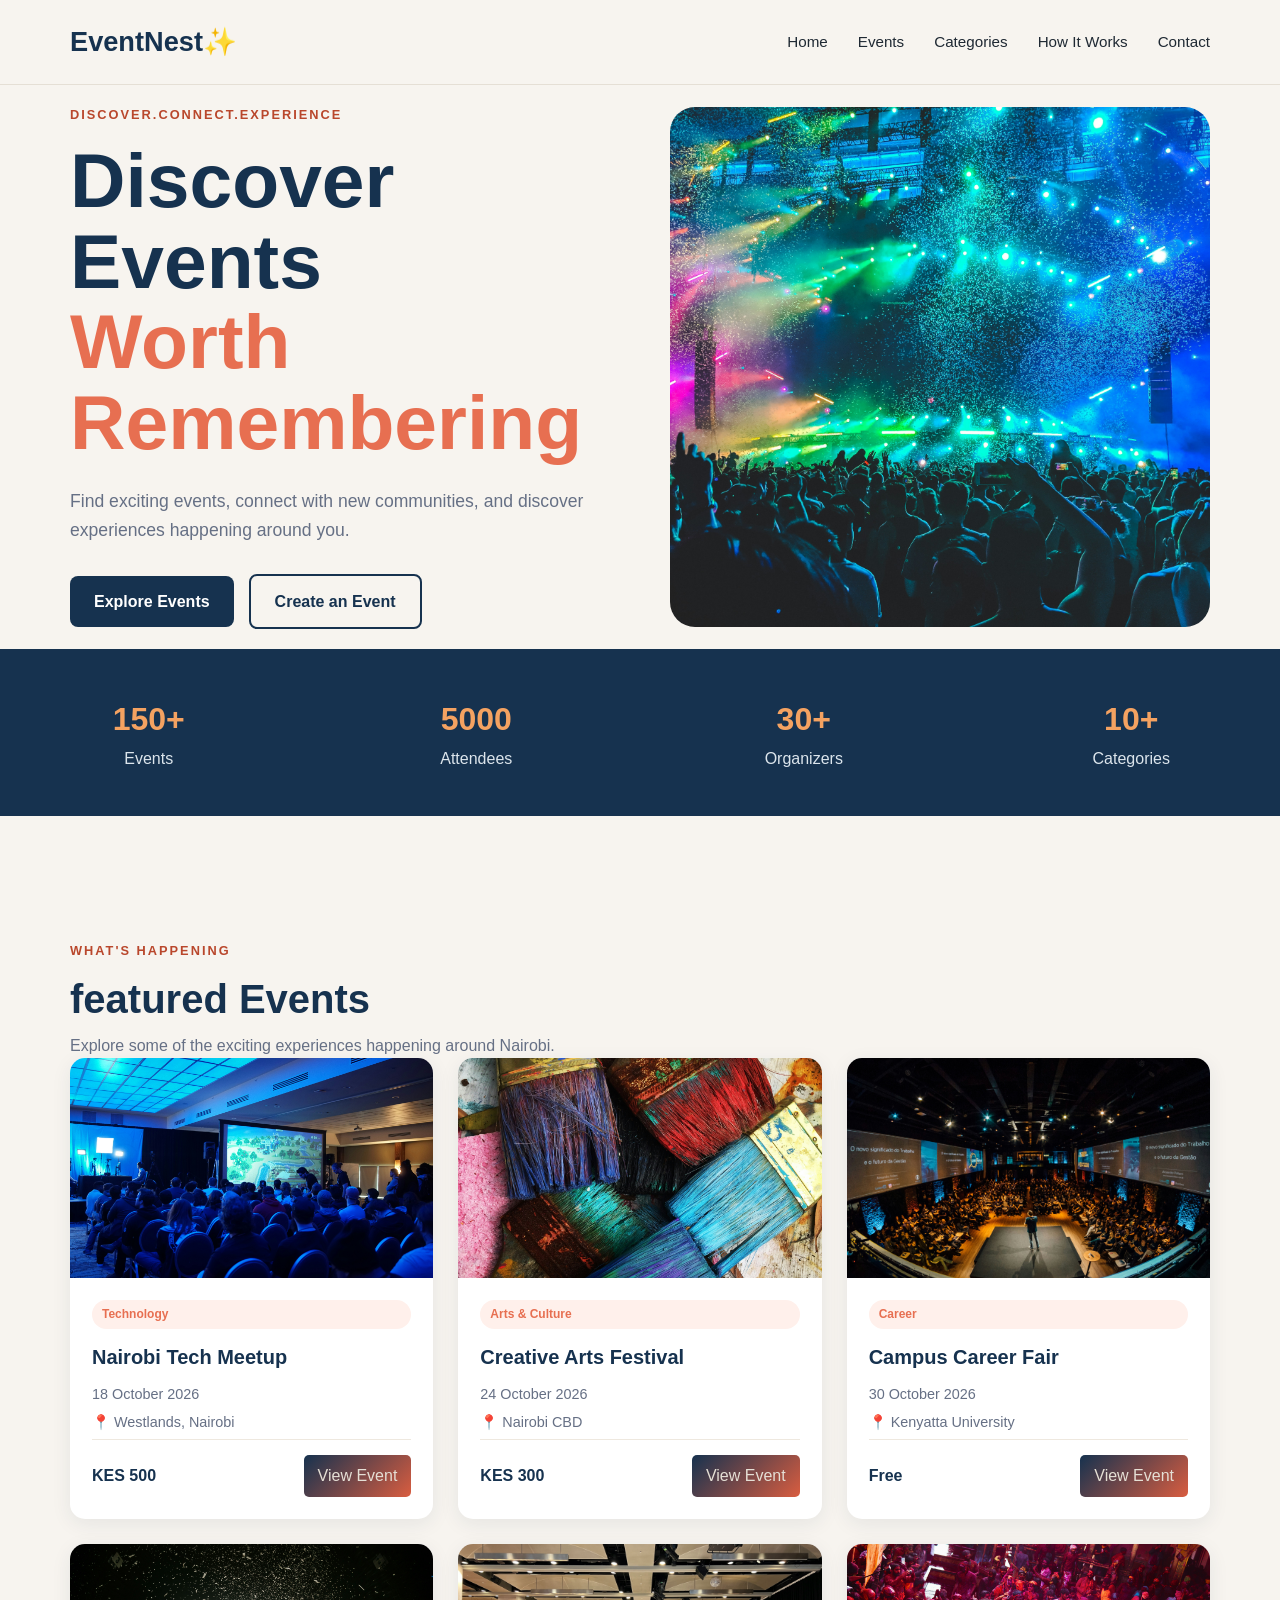
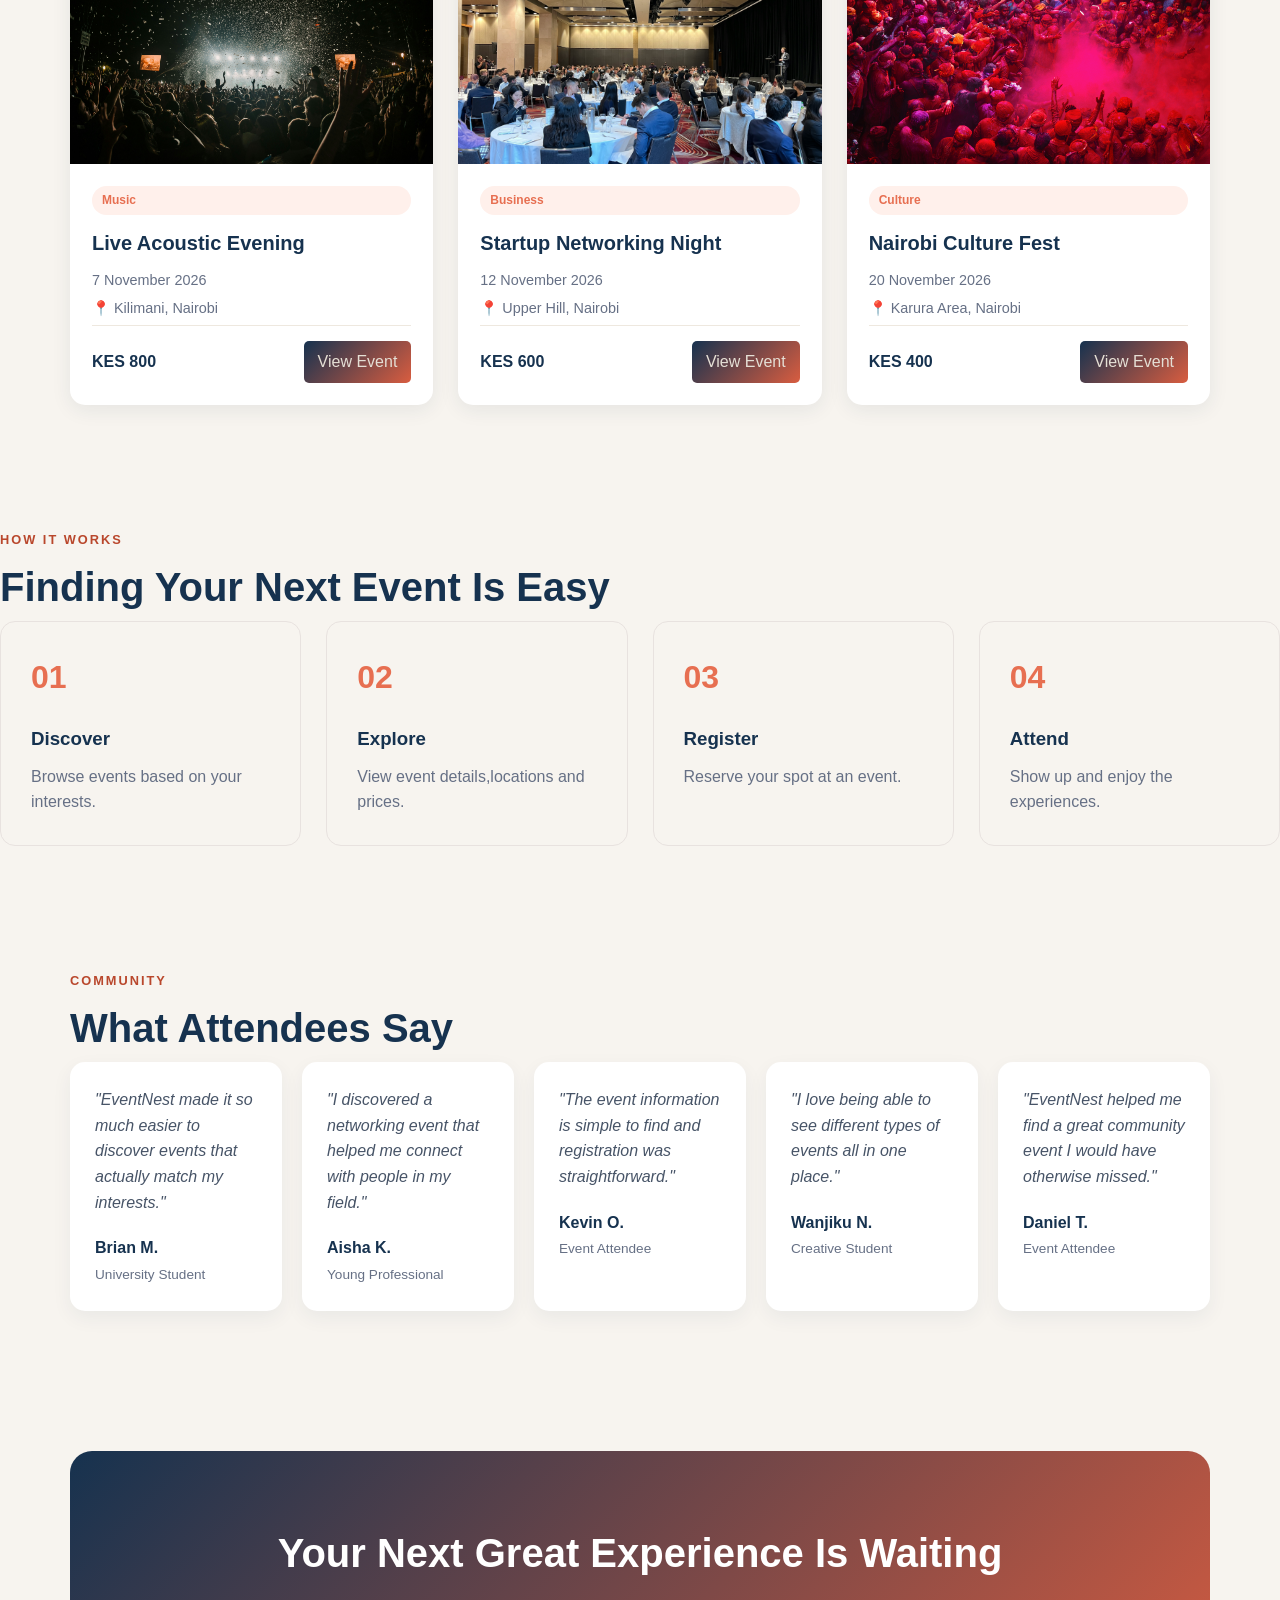
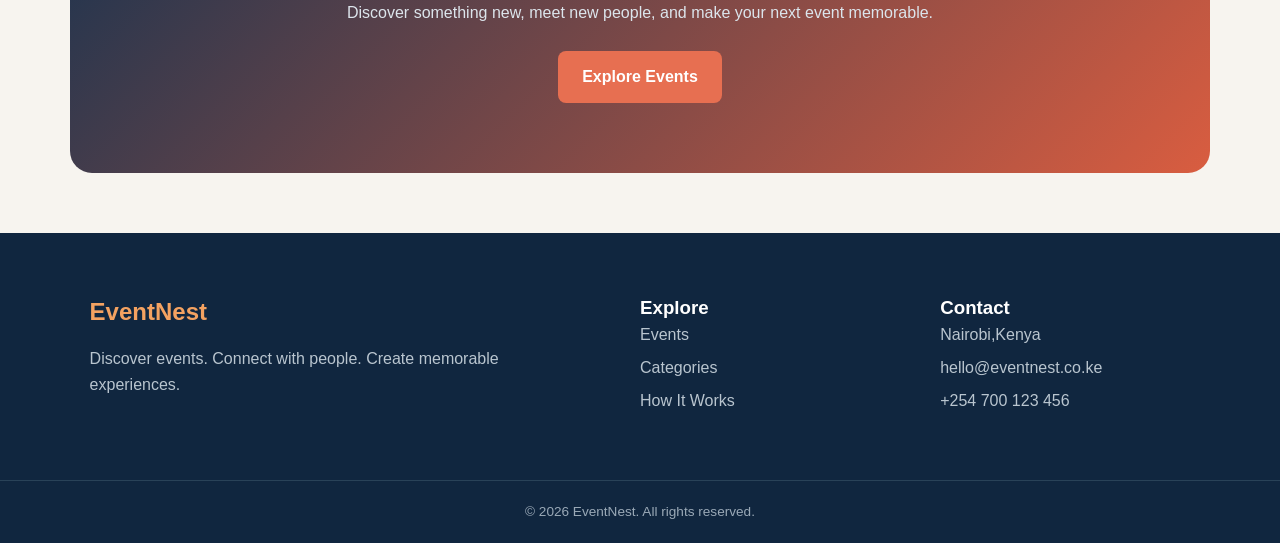
<file: index.html>
<!doctype html>
<html lang="en">
  <head>
    <meta charset="UTF-8" />
    <meta name="viewport" content="width=device-width, initial-scale=1.0" />
    <title>EventNest|Discover Events</title>
    <link rel="stylesheet" href="style.css" />
  </head>
  <body>
    <header>
      <nav class="navbar">
        <a href="index.html" class="logo">EventNest✨</a>
        <ul class="nav-links">
          <li><a href="index.html">Home</a></li>
          <li><a href="events.html">Events</a></li>
          <li><a href="categories.html">Categories</a></li>
          <li><a href="how-it-work.html">How It Works</a></li>
          <li><a href="contact.html">Contact</a></li>
        </ul>
      </nav>
    </header>

    <main>
      <section class="hero">
        <div class="hero-content">
          <p class="hero-label">DISCOVER.CONNECT.EXPERIENCE</p>
          <h1>
            Discover Events
            <span>Worth Remembering</span>
          </h1>
          <p class="hero-text">
            Find exciting events, connect with new communities, and discover
            experiences happening around you.
          </p>
          <div class="hero-buttons">
            <a href="events.html" class="primary-button"> Explore Events </a>
            <a href="create-event.html" class="secondary-button">
              Create an Event
            </a>
          </div>
        </div>

        <div class="hero-image">
          <img
            src="images/event-hero.jpg"
            alt="People enjoying an outdoor event"
          />
        </div>
      </section>

      <section class="stats">
        <div class="stat">
          <h2>150+</h2>
          <p>Events</p>
        </div>
        <div class="stat">
          <h2>5000</h2>
          <p>Attendees</p>
        </div>
        <div class="stat">
          <h2>30+</h2>
          <p>Organizers</p>
        </div>
        <div class="stat">
          <h2>10+</h2>
          <p>Categories</p>
        </div>
      </section>

      <section class="featured-events">
        <div class="section-heading">
          <p class="section-label">WHAT'S HAPPENING</p>

          <h2>featured Events</h2>
          <p>
            Explore some of the exciting experiences happening around Nairobi.
          </p>
        </div>

        <div class="event-grid">
          <article class="event-card">
            <img
              src="images/tech-event.jpg"
              alt="People attending a technology meetup">
            <div class="event-card-content">
              <span class="event-category">Technology </span>

              <h3>Nairobi Tech Meetup</h3>

              <p class="event-date">18 October 2026</p>

              <p class="event-location">📍 Westlands, Nairobi</p>

              <div class="event-footer">
                <strong>KES 500</strong>

                <a href="event-details.html"> View Event </a>
              </div>
            </div>
          </article>

          <article class="event-card">
            <img
              src="images/arts-event.jpg"
              alt="People enjoying an arts and culture event"
            />

            <div class="event-card-content">
              <span class="event-category"> Arts & Culture </span>

              <h3>Creative Arts Festival</h3>

              <p class="event-date">24 October 2026</p>

              <p class="event-location">📍 Nairobi CBD</p>

              <div class="event-footer">
                <strong>KES 300</strong>

                <a href="event-details.html"> View Event </a>
              </div>
            </div>
          </article>

          <article class="event-card">
            <img
              src="images/career-event.jpg"
              alt="Students attending a career event"
            />

            <div class="event-card-content">
              <span class="event-category"> Career </span>

              <h3>Campus Career Fair</h3>

              <p class="event-date">30 October 2026</p>

              <p class="event-location">📍 Kenyatta University</p>

              <div class="event-footer">
                <strong>Free</strong>

                <a href="event-details.html"> View Event </a>
              </div>
            </div>
          </article>

          <article class="event-card">
            <img
              src="images/music-event.jpg"
              alt="Musicians performing at a live event"
            />

            <div class="event-card-content">
              <span class="event-category"> Music </span>

              <h3>Live Acoustic Evening</h3>

              <p class="event-date">7 November 2026</p>

              <p class="event-location">📍 Kilimani, Nairobi</p>

              <div class="event-footer">
                <strong>KES 800</strong>

                <a href="event-details.html"> View Event </a>
              </div>
            </div>
          </article>

          <article class="event-card">
            <img
              src="images/business-event.jpg"
              alt="Professionals networking at a business event"
            />

            <div class="event-card-content">
              <span class="event-category"> Business </span>

              <h3>Startup Networking Night</h3>

              <p class="event-date">12 November 2026</p>

              <p class="event-location">📍 Upper Hill, Nairobi</p>

              <div class="event-footer">
                <strong>KES 600</strong>

                <a href="event-details.html"> View Event </a>
              </div>
            </div>
          </article>

          <article class="event-card">
            <img
              src="images/culture-event.jpg"
              alt="People participating in a cultural festival"
            />

            <div class="event-card-content">
              <span class="event-category"> Culture </span>

              <h3>Nairobi Culture Fest</h3>

              <p class="event-date">20 November 2026</p>

              <p class="event-location">📍 Karura Area, Nairobi</p>

              <div class="event-footer">
                <strong>KES 400</strong>

                <a href="event-details.html"> View Event </a>
              </div>
            </div>
          </article>
        </div>
      </section>

      <section class="how-it-work">
        <div class="section-heading">
          <p class="section-label">HOW IT WORKS</p>
          <h2>Finding Your Next Event Is Easy</h2>
        </div>

        <div class="steps">
          <article class="step">
            <span>01</span>
            <h3>Discover</h3>
            <p>Browse events based on your interests.</p>
          </article>
          <article class="step">
            <span>02</span>
            <h3>Explore</h3>
            <p>View event details,locations and prices.</p>
          </article>
          <article class="step">
            <span>03</span>
            <h3>Register</h3>
            <p>Reserve your spot at an event.</p>
          </article>
          <article class="step">
            <span>04</span>
            <h3>Attend</h3>
            <p>Show up and enjoy the experiences.</p>
          </article>
        </div>
      </section>

      <section class="testimonials">
        <div class="section-heading">
          <p class="section-label">COMMUNITY</p>
          <h2>What Attendees Say</h2>
        </div>
        <div class="testimonial-grid">
          <article class="testimonial">
            <p>
              "EventNest made it so much easier to discover events that actually
              match my interests."
            </p>

            <h3>Brian M.</h3>
            <span>University Student</span>
          </article>

          <article class="testimonial">
            <p>
              "I discovered a networking event that helped me connect with
              people in my field."
            </p>

            <h3>Aisha K.</h3>
            <span>Young Professional</span>
          </article>

          <article class="testimonial">
            <p>
              "The event information is simple to find and registration was
              straightforward."
            </p>

            <h3>Kevin O.</h3>
            <span>Event Attendee</span>
          </article>

          <article class="testimonial">
            <p>
              "I love being able to see different types of events all in one
              place."
            </p>

            <h3>Wanjiku N.</h3>
            <span>Creative Student</span>
          </article>

          <article class="testimonial">
            <p>
              "EventNest helped me find a great community event I would have
              otherwise missed."
            </p>

            <h3>Daniel T.</h3>
            <span>Event Attendee</span>
          </article>
        </div>
      </section>

      <section class="closing-cta">
        <h2>Your Next Great Experience Is Waiting</h2>
        <p>
          Discover something new, meet new people, and make your next event
          memorable.
        </p>
        <a href="events.html" class="primary-button"> Explore Events </a>
      </section>
    </main>

    <footer>
      <div class="footer-content">
        <div>
          <h2>EventNest</h2>
          <p>
            Discover events. Connect with people. Create memorable experiences.
          </p>
        </div>

        <div>
          <h3>Explore</h3>
          <a href="events.html">Events</a>
          <a href="categories.html">Categories</a>
          <a href="how-it-work.html">How It Works</a>
        </div>

        <div>
          <h3>Contact</h3>
          <p>Nairobi,Kenya</p>
          <p>hello@eventnest.co.ke</p>
          <p>+254 700 123 456</p>
        </div>
      </div>

      <div class="footer-bottom">
        <p>© 2026 EventNest. All rights reserved.</p>
      </div>
    </footer>
  </body>
</html>
</file>
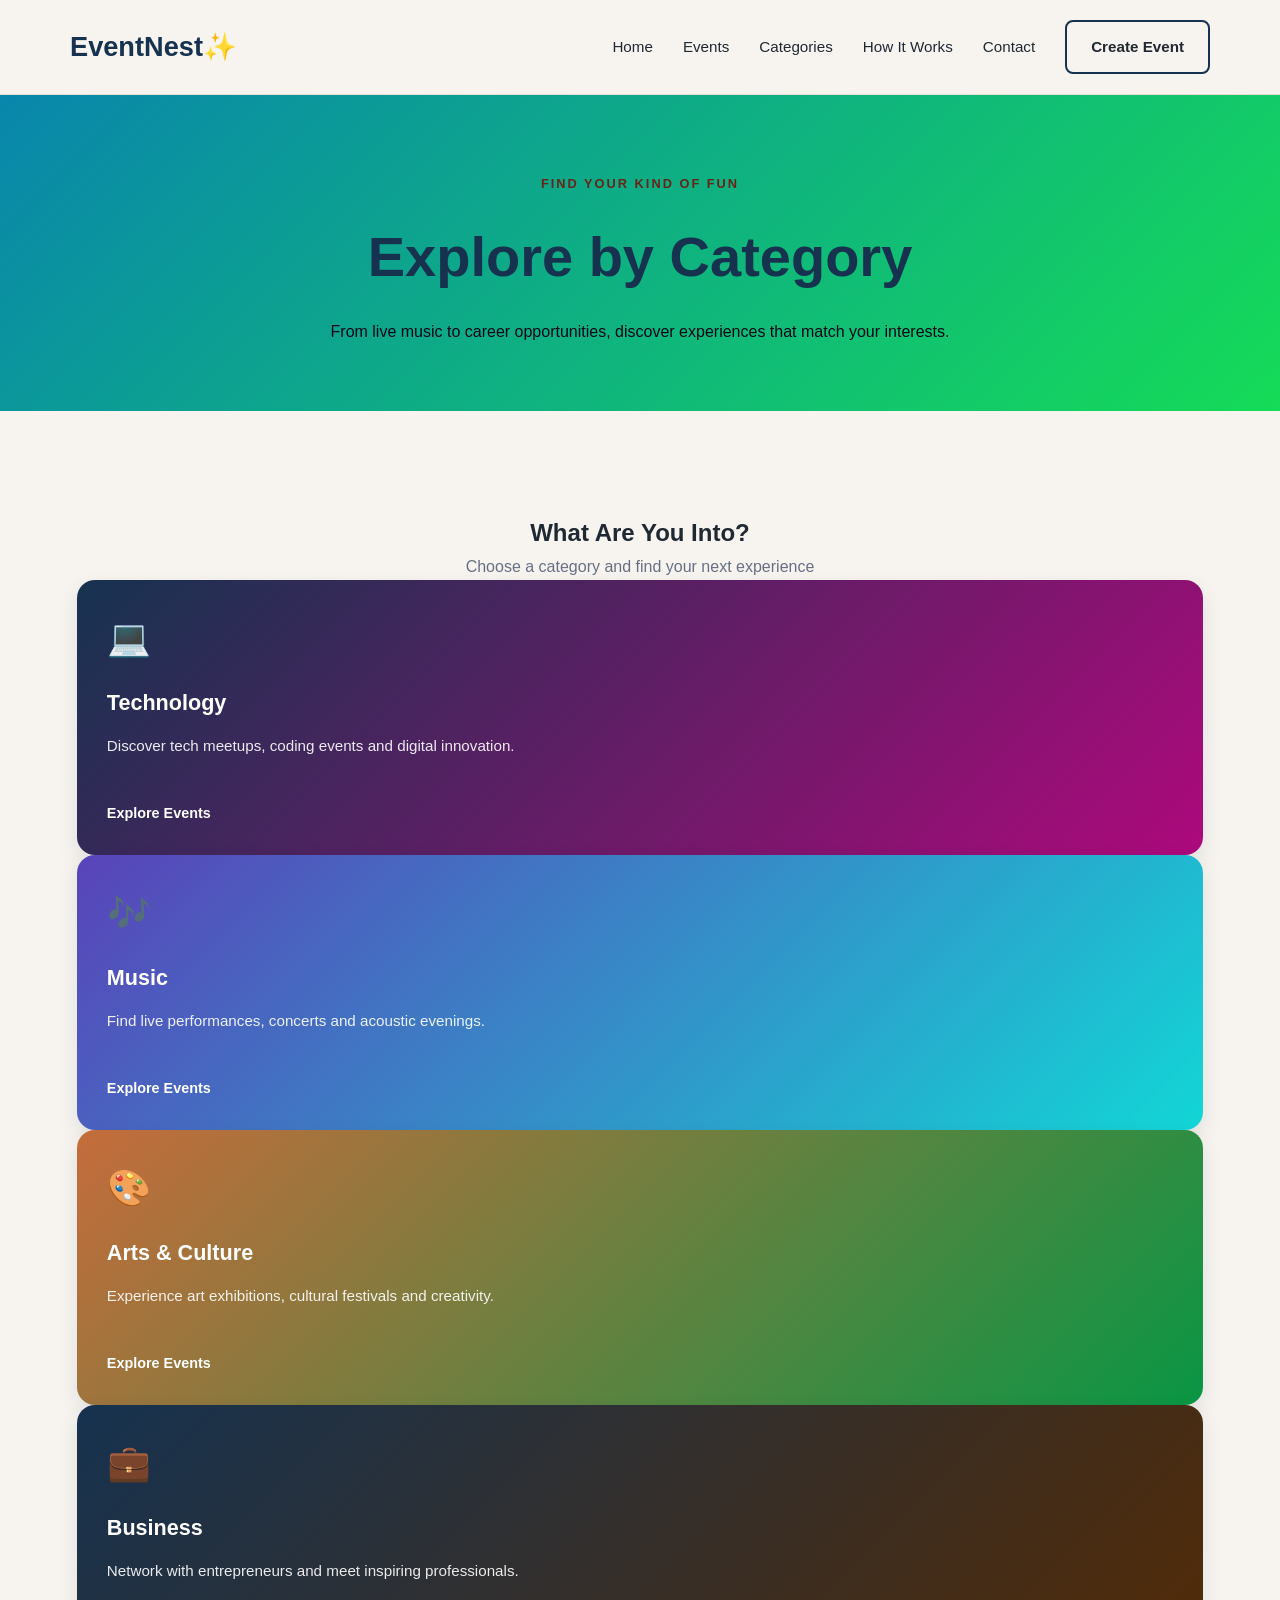
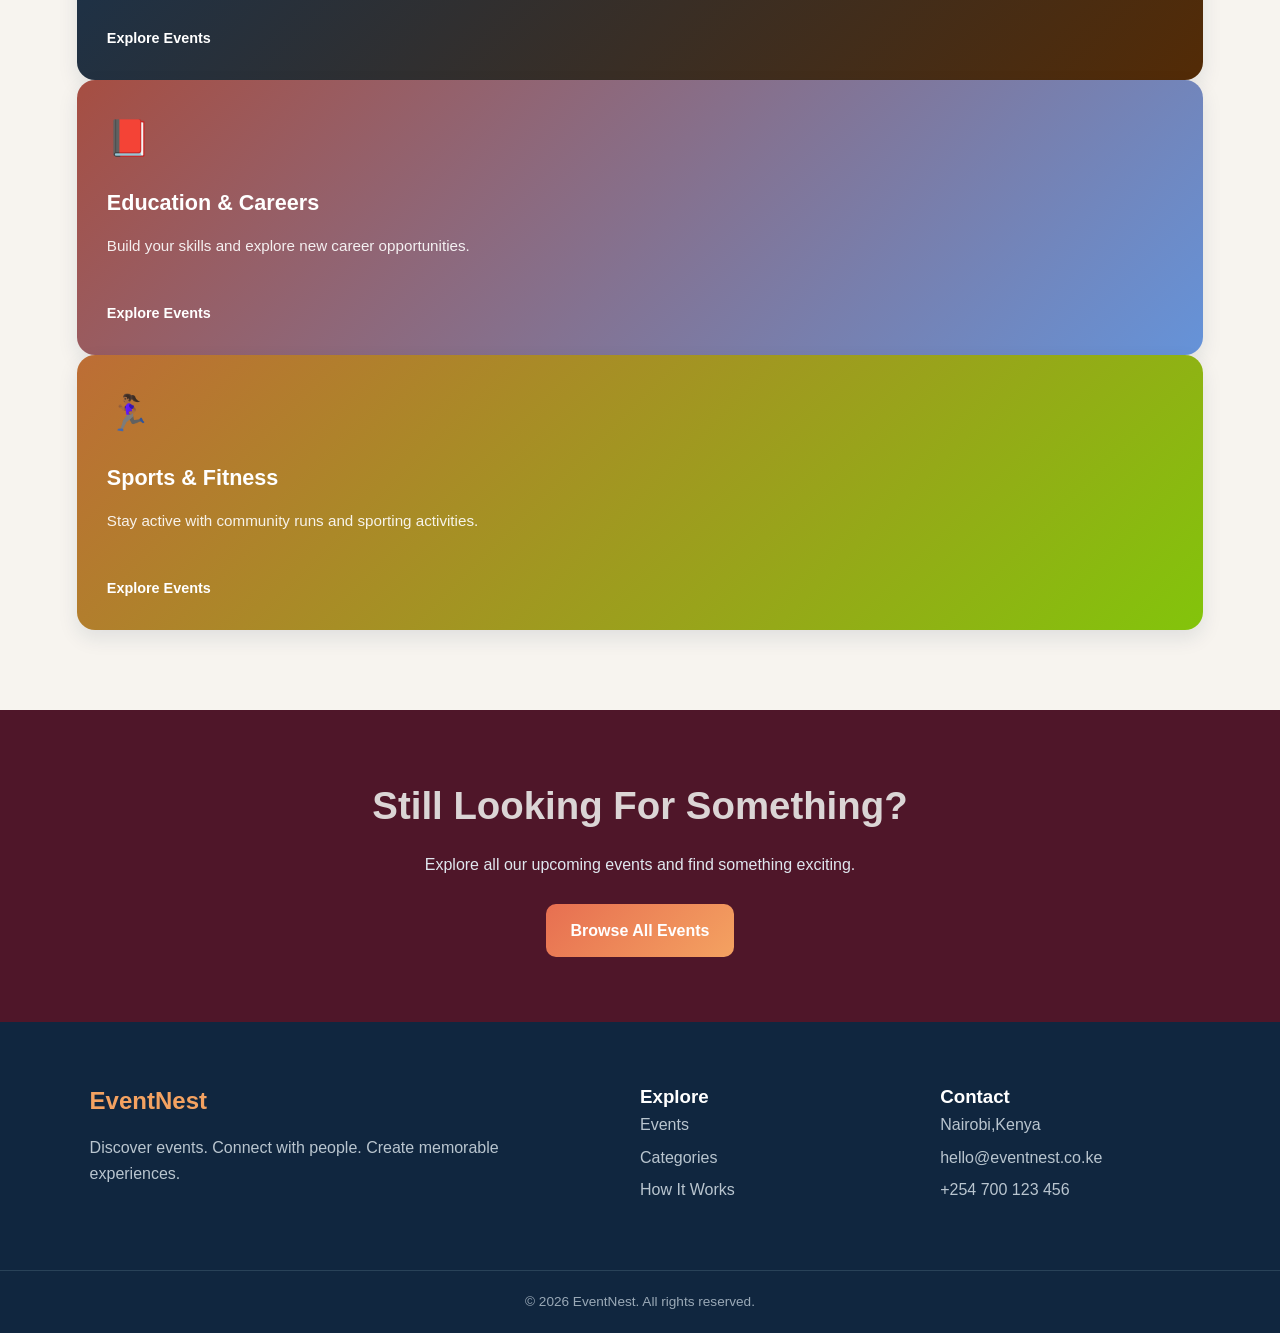
<file: categories.html>
<!doctype html>
<html lang="en">
  <head>
    <meta charset="UTF-8" />
    <meta name="viewport" content="width=device-width, initial-scale=1.0" />
    <title>Event Categories | EventNest</title>
    <link rel="stylesheet" href="style.css" />
  </head>
  <body>
    <header>
      <nav class="navbar">
        <a href="index.html" class="logo">EventNest✨</a>
        <ul class="nav-links">
          <li><a href="index.html">Home</a></li>
          <li><a href="events.html">Events</a></li>
          <li><a href="categories.html">Categories</a></li>
          <li><a href="how-it-work.html">How It Works</a></li>
          <li><a href="contact.html">Contact</a></li>
          <li>
            <a href="create-event.html" class="nav-button">Create Event</a>
          </li>
        </ul>
      </nav>
    </header>

    <main>
      <section class="categories-hero">
        <span>FIND YOUR KIND OF FUN</span>
        <h1>Explore by Category</h1>
        <p>
          From live music to career opportunities, discover experiences that
          match your interests.
        </p>
      </section>

      <section class="categories-section">
        <div class="categories-heading">
          <h2>What Are You Into?</h2>
          <p>Choose a category and find your next experience</p>
        </div>

        <div class="categories-grid">
          <a href="events.html#technology" class="category-card tech-category">
            <span class="category-icon">💻</span>
            <h3>Technology</h3>
            <p>Discover tech meetups, coding events and digital innovation.</p>
            <span class="category-link">Explore Events</span>
          </a>
          <a href="events.html#music" class="category-card music-category">
            <span class="category-icon">🎶</span>
            <h3>Music</h3>
            <p>Find live performances, concerts and acoustic evenings.</p>
            <span class="category-link">Explore Events</span>
          </a>
          <a href="events.html#arts" class="category-card arts-category">
            <span class="category-icon">🎨</span>
            <h3>Arts & Culture</h3>
            <p>
              Experience art exhibitions, cultural festivals and creativity.
            </p>
            <span class="category-link">Explore Events</span>
          </a>
          <a
            href="events.html#business"
            class="category-card business-category"
          >
            <span class="category-icon">💼</span>
            <h3>Business</h3>
            <p>Network with entrepreneurs and meet inspiring professionals.</p>
            <span class="category-link">Explore Events</span>
          </a>
          <a
            href="events.html#education"
            class="category-card education-category"
          >
            <span class="category-icon">📕</span>
            <h3>Education & Careers</h3>
            <p>Build your skills and explore new career opportunities.</p>
            <span class="category-link">Explore Events</span>
          </a>
          <a href="events.html#sports" class="category-card sports-category">
            <span class="category-icon">🏃🏾‍♀️</span>
            <h3>Sports & Fitness</h3>
            <p>Stay active with community runs and sporting activities.</p>
            <span class="category-link">Explore Events</span>
          </a>
        </div>
      </section>

      <section class="categories-cta">
        <h2>Still Looking For Something?</h2>
        <p>Explore all our upcoming events and find something exciting.</p>
        <a href="events.html" class="categories-button"> Browse All Events </a>
      </section>
    </main>

      <footer>
      <div class="footer-content">
        <div>
          <h2>EventNest</h2>
          <p>
            Discover events. Connect with people. Create memorable experiences.
          </p>
        </div>

        <div>
          <h3>Explore</h3>
          <a href="events.html">Events</a>
          <a href="categories.html">Categories</a>
          <a href="how-it-work.html">How It Works</a>
        </div>

        <div>
          <h3>Contact</h3>
          <p>Nairobi,Kenya</p>
          <p>hello@eventnest.co.ke</p>
          <p>+254 700 123 456</p>
        </div>
      </div>

      <div class="footer-bottom">
        <p>© 2026 EventNest. All rights reserved.</p>
      </div>
    </footer>
  </body>
</html>
</file>
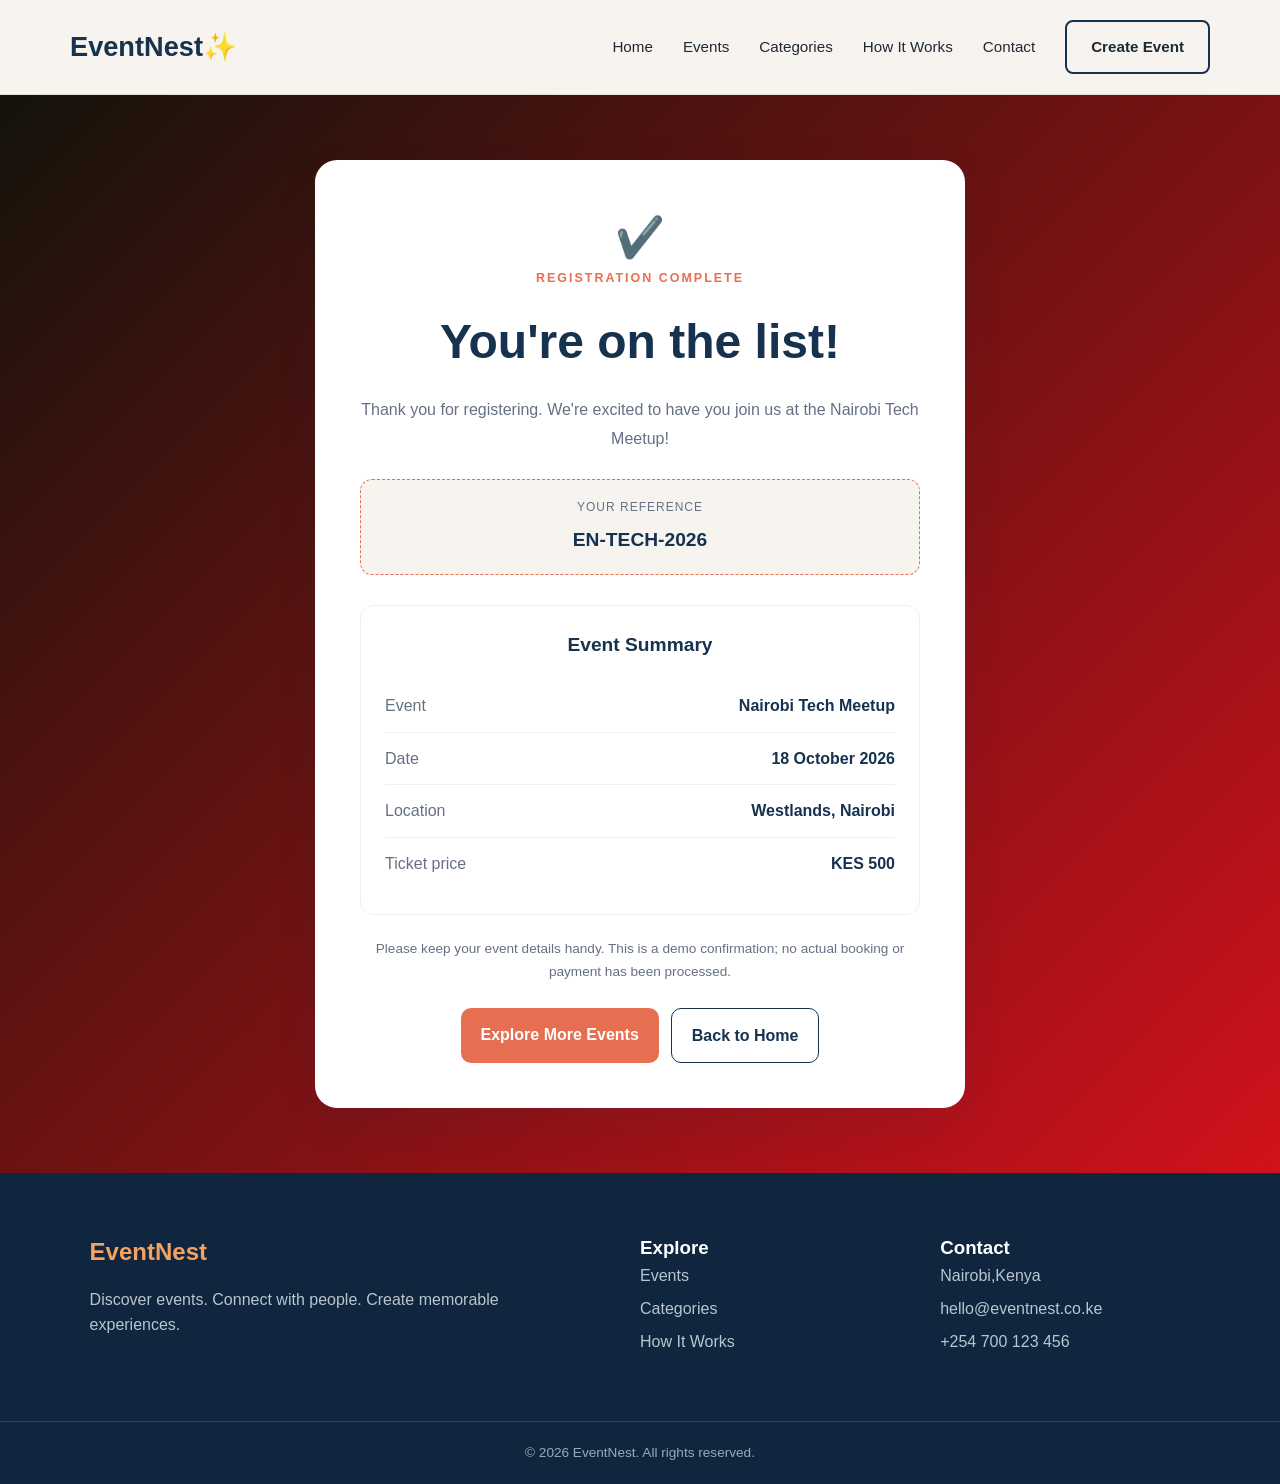
<file: confirmation.html>
<!doctype html>
<html lang="en">
  <head>
    <meta charset="UTF-8" />
    <meta name="viewport" content="width=device-width, initial-scale=1.0" />
    <title>Registration Confirmed | EventNest</title>
    <link rel="stylesheet" href="style.css" />
  </head>
  <body>
    <header>
      <nav class="navbar">
        <a href="index.html" class="logo">EventNest✨</a>
        <ul class="nav-links">
          <li><a href="index.html">Home</a></li>
          <li><a href="events.html">Events</a></li>
          <li><a href="categories.html">Categories</a></li>
          <li><a href="how-it-work.html">How It Works</a></li>
          <li><a href="contact.html">Contact</a></li>
          <li>
            <a href="create-event.html" class="nav-button">Create Event</a>
          </li>
        </ul>
      </nav>
    </header>

    <main class="confirmation-page">
      <section class="confirmation-card">
        <div class="success-icon" aria-hidden="true">✔️</div>
        <p class="confirmation-label">REGISTRATION COMPLETE</p>
        <h1>You're on the list!</h1>
        <p class="confirmation-message">
          Thank you for registering. We're excited to have you join us at the
          Nairobi Tech Meetup!
        </p>

        <div class="confirmation-reference">
          <span>YOUR REFERENCE</span>
          <strong>EN-TECH-2026</strong>
        </div>

        <div class="confirmation-details">
          <h2>Event Summary</h2>

          <div class="confirmation-row">
            <span>Event</span>
            <strong>Nairobi Tech Meetup</strong>
          </div>

          <div class="confirmation-row">
            <span>Date</span>
            <strong>18 October 2026</strong>
          </div>

          <div class="confirmation-row">
            <span>Location</span>
            <strong>Westlands, Nairobi</strong>
          </div>

          <div class="confirmation-row">
            <span>Ticket price</span>
            <strong>KES 500</strong>
          </div>
        </div>

        <p class="confirmation-note">
          Please keep your event details handy. This is a demo confirmation; no
          actual booking or payment has been processed.
        </p>

        <div class="confirmation-actions">
          <a href="events.html" class="confirmation-primary">
            Explore More Events
          </a>
          <a href="index.html" class="confirmation-secondary"> Back to Home </a>
        </div>
      </section>
    </main>

     <footer>
      <div class="footer-content">
        <div>
          <h2>EventNest</h2>
          <p>
            Discover events. Connect with people. Create memorable experiences.
          </p>
        </div>

        <div>
          <h3>Explore</h3>
          <a href="events.html">Events</a>
          <a href="categories.html">Categories</a>
          <a href="how-it-work.html">How It Works</a>
        </div>

        <div>
          <h3>Contact</h3>
          <p>Nairobi,Kenya</p>
          <p>hello@eventnest.co.ke</p>
          <p>+254 700 123 456</p>
        </div>
      </div>

      <div class="footer-bottom">
        <p>© 2026 EventNest. All rights reserved.</p>
      </div>
    </footer>
  </body>
</html>
</file>
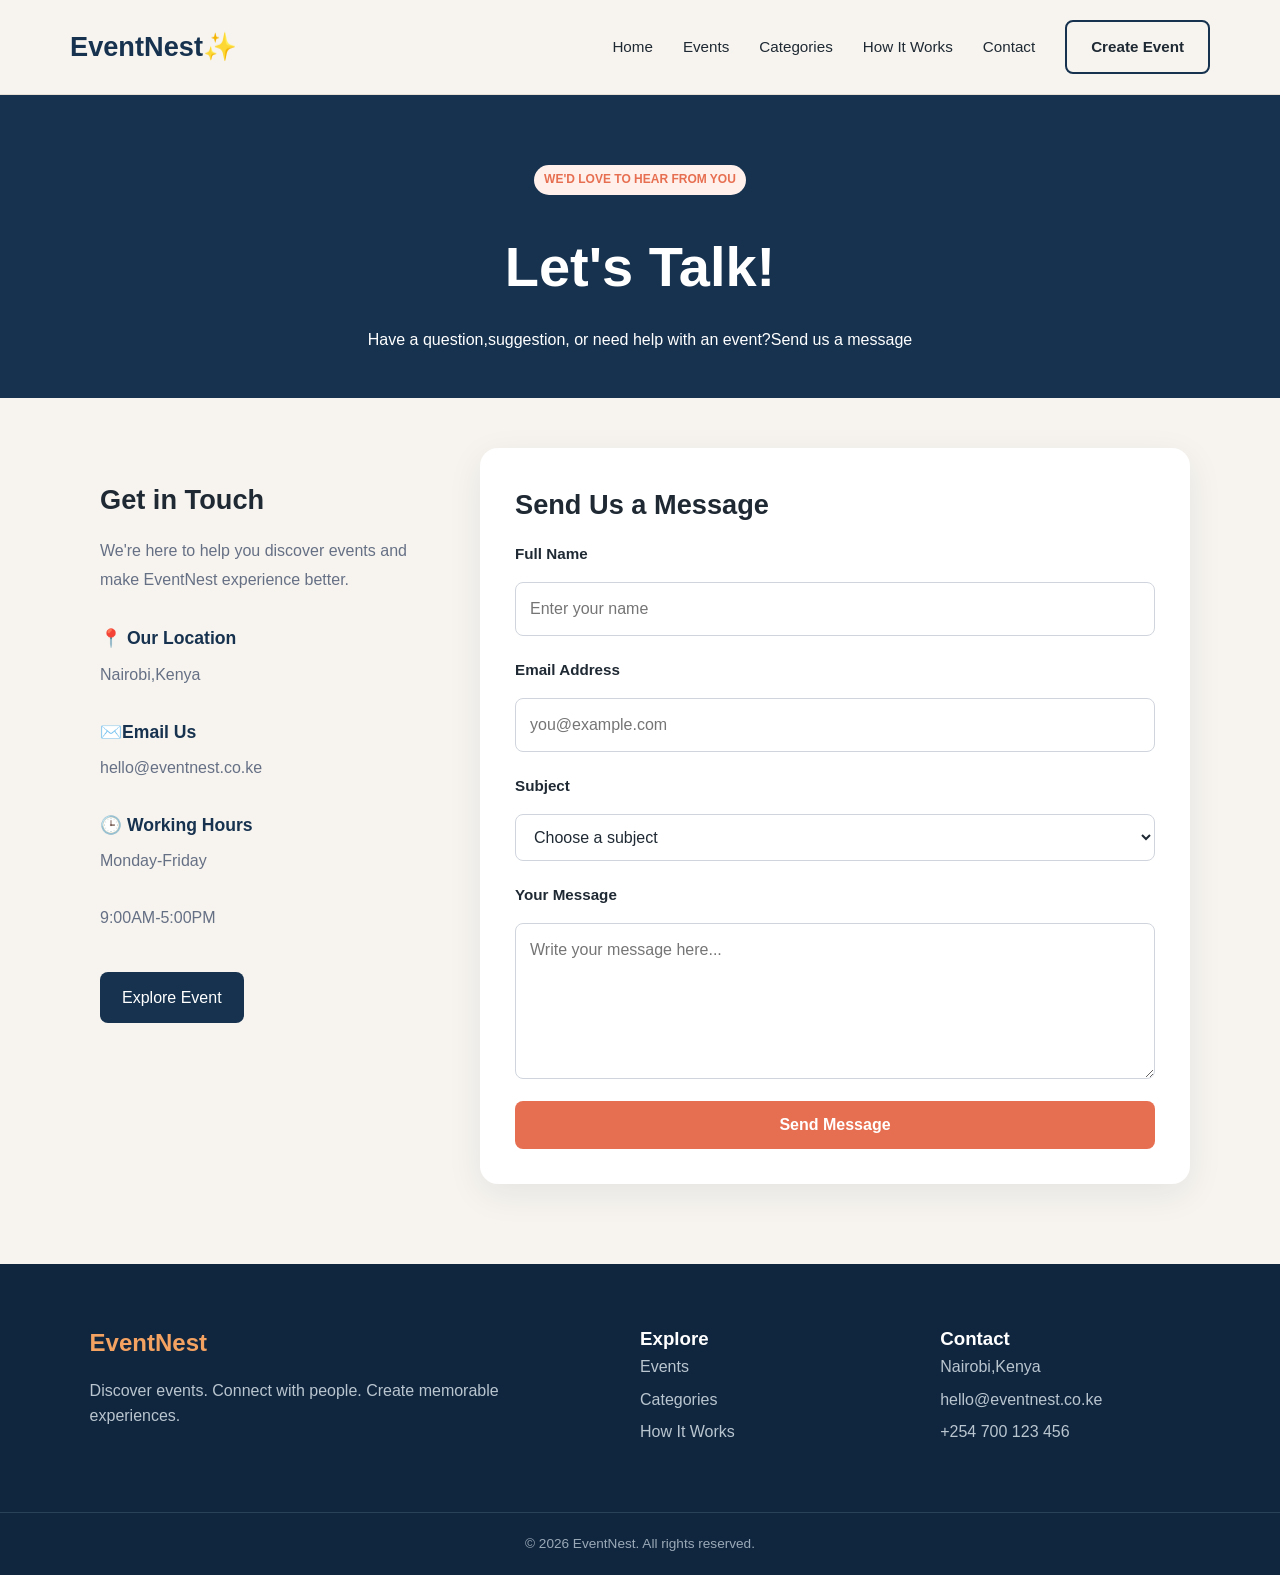
<file: contact.html>
<!doctype html>
<html lang="en">
  <head>
    <meta charset="UTF-8" />
    <meta name="viewport" content="width=device-width, initial-scale=1.0" />
    <title>Contact Us|EventNest</title>
    <link rel="stylesheet" href="style.css" />
  </head>
  <body>
    <header>
      <nav class="navbar">
        <a href="index.html" class="logo">EventNest✨</a>
        <ul class="nav-links">
          <li><a href="index.html">Home</a></li>
          <li><a href="events.html">Events</a></li>
          <li><a href="categories.html">Categories</a></li>
          <li><a href="how-it-work.html">How It Works</a></li>
          <li><a href="contact.html">Contact</a></li>
          <li>
            <a href="create-event.html" class="nav-button">Create Event</a>
          </li>
        </ul>
      </nav>
    </header>

    <main>
      <section class="contact-hero">
        <p class="event-category">WE'D LOVE TO HEAR FROM YOU</p>
        <h1>Let's Talk!</h1>
        <p>
          Have a question,suggestion, or need help with an event?Send us a
          message
        </p>
      </section>

      <section class="contact-section">
        <div class="contact-container">
          <div class="contact-info">
            <h2>Get in Touch</h2>
            <p>
              We're here to help you discover events and make EventNest
              experience better.
            </p>

            <div class="contact-info-item">
              <h3>📍 Our Location</h3>
              <p>Nairobi,Kenya</p>
            </div>

            <div class="contact-info-item">
              <h3>✉️Email Us</h3>
              <p>hello@eventnest.co.ke</p>
            </div>

            <div class="contact-info-item">
              <h3>🕒 Working Hours</h3>
              <p>Monday-Friday</p>
              <p>9:00AM-5:00PM</p>
            </div>
            <a href="events.html" class="contact-explore-btn">
              Explore Event
            </a>
          </div>

          <form class="contact-form" action="#" method="get">
            <h2>Send Us a Message</h2>
            <div class="form-group">
              <label for="contact-name">Full Name</label>
              <input
                type="text"
                id="contact-name"
                name="name"
                placeholder="Enter your name"
                required
              />
            </div>

            <div class="form-group">
              <label for="contact-email">Email Address</label>
              <input
                type="email"
                id="contact-email"
                name="email"
                placeholder="you@example.com"
                required
              />
            </div>

            <div class="form-group">
              <label for="contact-subject">Subject</label>
              <select name="subject" id="contact-subject" required>
                <option value="">Choose a subject</option>
                <option value="event">Question about an event</option>
                <option value="registration">Registration support</option>
                <option value="organizer">Organizer support</option>
                <option value="feedback">Feedback or suggestion</option>
                <option value="other">Other</option>
              </select>
            </div>

            <div class="form-group">
              <label for="contact-message">Your Message</label>
              <textarea
                name="message"
                id="contact-message"
                rows="5"
                placeholder="Write your message here..."
                required
              ></textarea>
            </div>

            <button type="submit" class="contact-submit-btn">
              Send Message
            </button>
          </form>
        </div>
      </section>
    </main>

      <footer>
      <div class="footer-content">
        <div>
          <h2>EventNest</h2>
          <p>
            Discover events. Connect with people. Create memorable experiences.
          </p>
        </div>

        <div>
          <h3>Explore</h3>
          <a href="events.html">Events</a>
          <a href="categories.html">Categories</a>
          <a href="how-it-work.html">How It Works</a>
        </div>

        <div>
          <h3>Contact</h3>
          <p>Nairobi,Kenya</p>
          <p>hello@eventnest.co.ke</p>
          <p>+254 700 123 456</p>
        </div>
      </div>

      <div class="footer-bottom">
        <p>© 2026 EventNest. All rights reserved.</p>
      </div>
    </footer>
  </body>
</html>
</file>
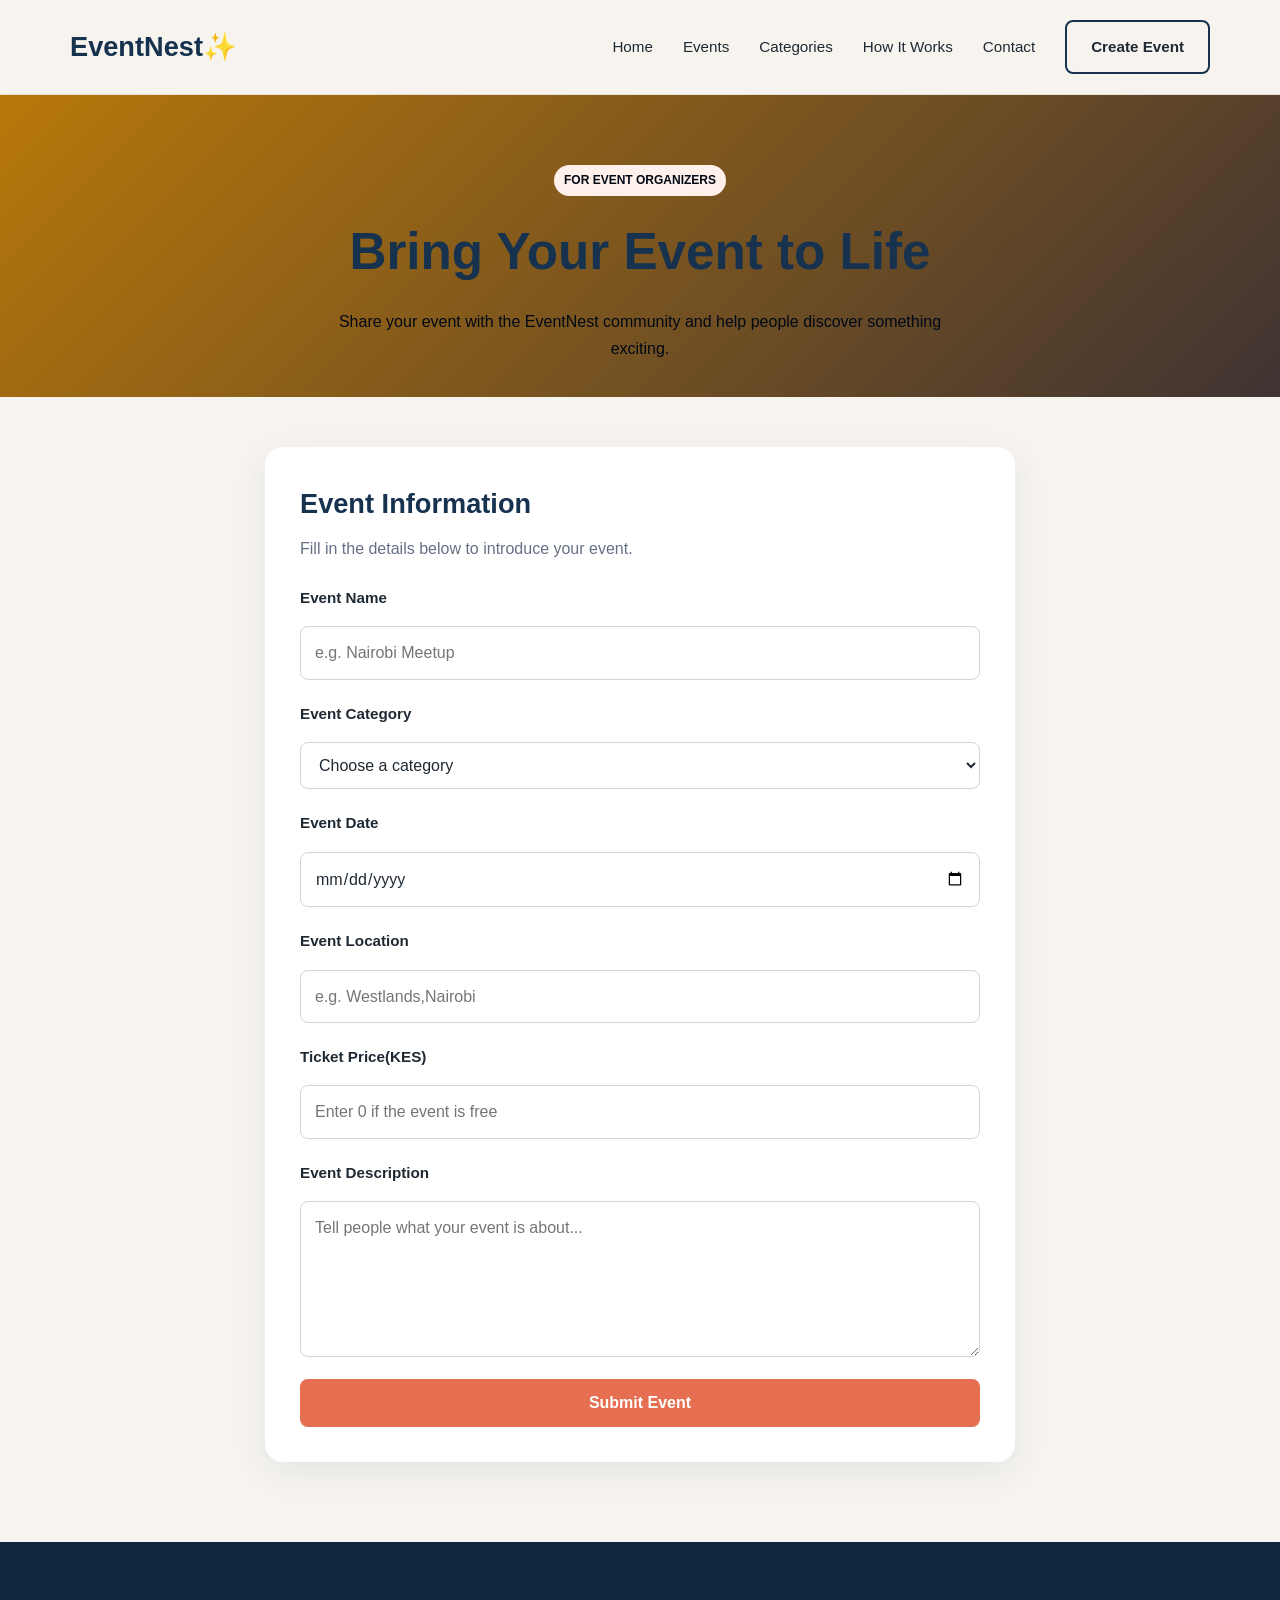
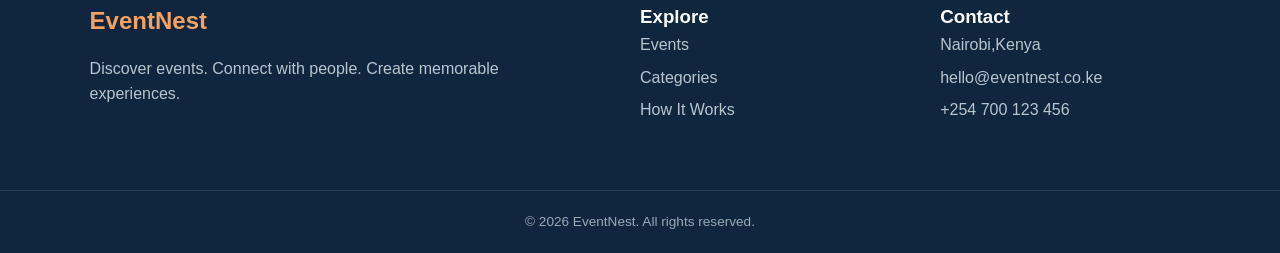
<file: create-event.html>
<!doctype html>
<html lang="en">
  <head>
    <meta charset="UTF-8" />
    <meta name="viewport" content="width=device-width, initial-scale=1.0" />
    <title>Create an Event | EventNest</title>
    <link rel="stylesheet" href="style.css" />
  </head>
  <body>
    <header>
      <nav class="navbar">
        <a href="index.html" class="logo">EventNest✨</a>
        <ul class="nav-links">
          <li><a href="index.html">Home</a></li>
          <li><a href="events.html">Events</a></li>
          <li><a href="categories.html">Categories</a></li>
          <li><a href="how-it-work.html">How It Works</a></li>
          <li><a href="contact.html">Contact</a></li>
          <li>
            <a href="create-event.html" class="nav-button">Create Event</a>
          </li>
        </ul>
      </nav>
    </header>

    <main>
      <section class="create-event-intro">
        <p class="event-category">FOR EVENT ORGANIZERS</p>
        <h1>Bring Your Event to Life</h1>
        <p>
          Share your event with the EventNest community and help people discover
          something exciting.
        </p>
      </section>

      <section class="create-event-section">
        <form class="create-event-form" action="#" method="get">
          <h2>Event Information</h2>
          <p>Fill in the details below to introduce your event.</p>

          <div class="form-group">
            <label for="event-name">Event Name</label>
            <input
              type="text"
              id="event-name"
              name="event-name"
              placeholder="e.g. Nairobi Meetup"
              required
            />
          </div>

          <div class="form-group">
            <label for="event-category">Event Category</label>
            <select name="event-category" id="event-category" required>
              <option value="">Choose a category</option>
              <option value="technology">Technology</option>
              <option value="music">Music</option>
              <option value="arts">Arts and Cukture</option>
              <option value="business">Business</option>
              <option value="education">Education</option>
              <option value="sports">Sports and Fitness</option>
            </select>
          </div>

          <div class="form-group">
            <label for="event-date">Event Date</label>
            <input type="date" id="event-date" name="event-date" required />
          </div>

          <div class="form-group">
            <label for="event-location">Event Location</label>
            <input
              type="text"
              id="event-location"
              name="event-location"
              placeholder="e.g. Westlands,Nairobi"
              required
            />
          </div>

          <div class="form-group">
            <label for="event-price">Ticket Price(KES)</label>
            <input
              type="number"
              id="event-price"
              name="event-price"
              min="0"
              placeholder="Enter 0 if the event is free"
              required
            />
          </div>

          <div class="form-group">
            <label for="event-description">Event Description</label>
            <textarea
              name="event-description"
              id="event-description"
              rows="5"
              placeholder="Tell people what your event is about..."
              required
            ></textarea>
          </div>

          <button type="submit" class="create-event-submit">
            Submit Event
          </button>
        </form>
      </section>
    </main>

      <footer>
      <div class="footer-content">
        <div>
          <h2>EventNest</h2>
          <p>
            Discover events. Connect with people. Create memorable experiences.
          </p>
        </div>

        <div>
          <h3>Explore</h3>
          <a href="events.html">Events</a>
          <a href="categories.html">Categories</a>
          <a href="how-it-work.html">How It Works</a>
        </div>

        <div>
          <h3>Contact</h3>
          <p>Nairobi,Kenya</p>
          <p>hello@eventnest.co.ke</p>
          <p>+254 700 123 456</p>
        </div>
      </div>

      <div class="footer-bottom">
        <p>© 2026 EventNest. All rights reserved.</p>
      </div>
    </footer>
  </body>
</html>
</file>
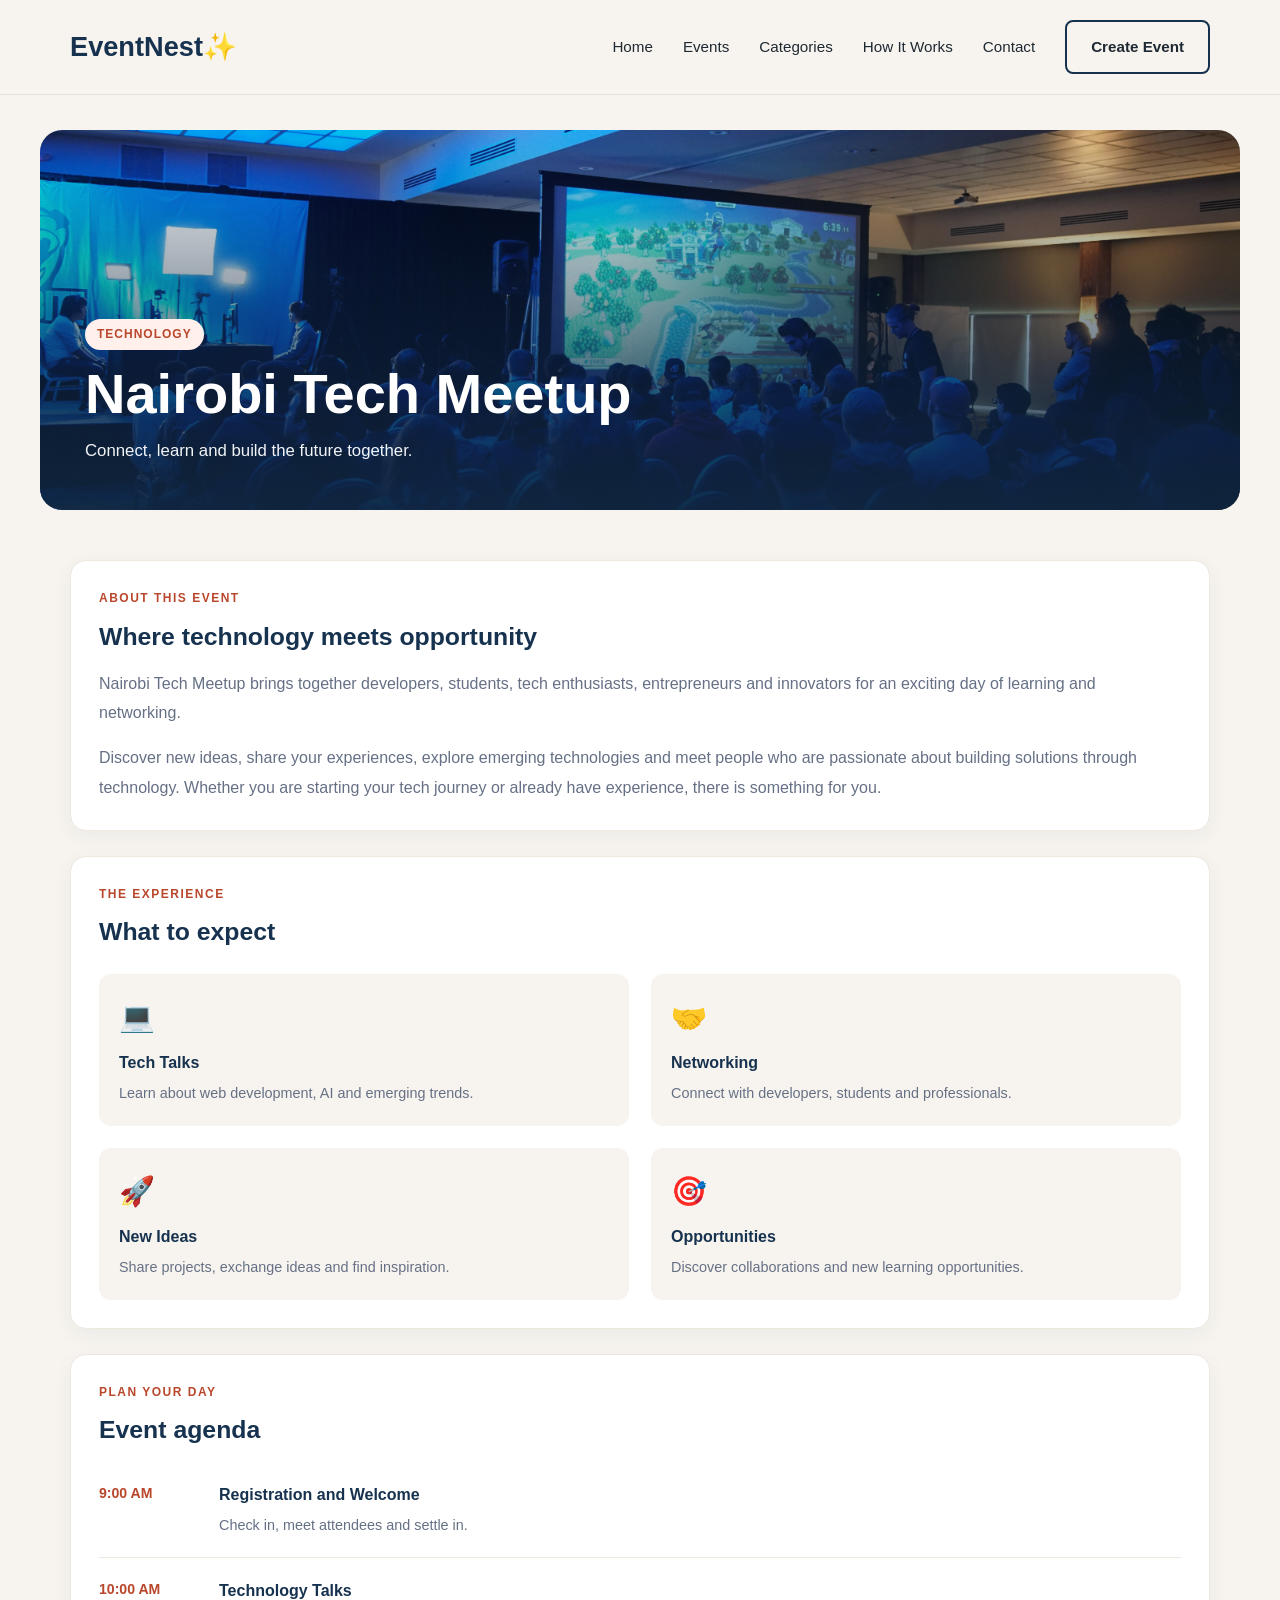
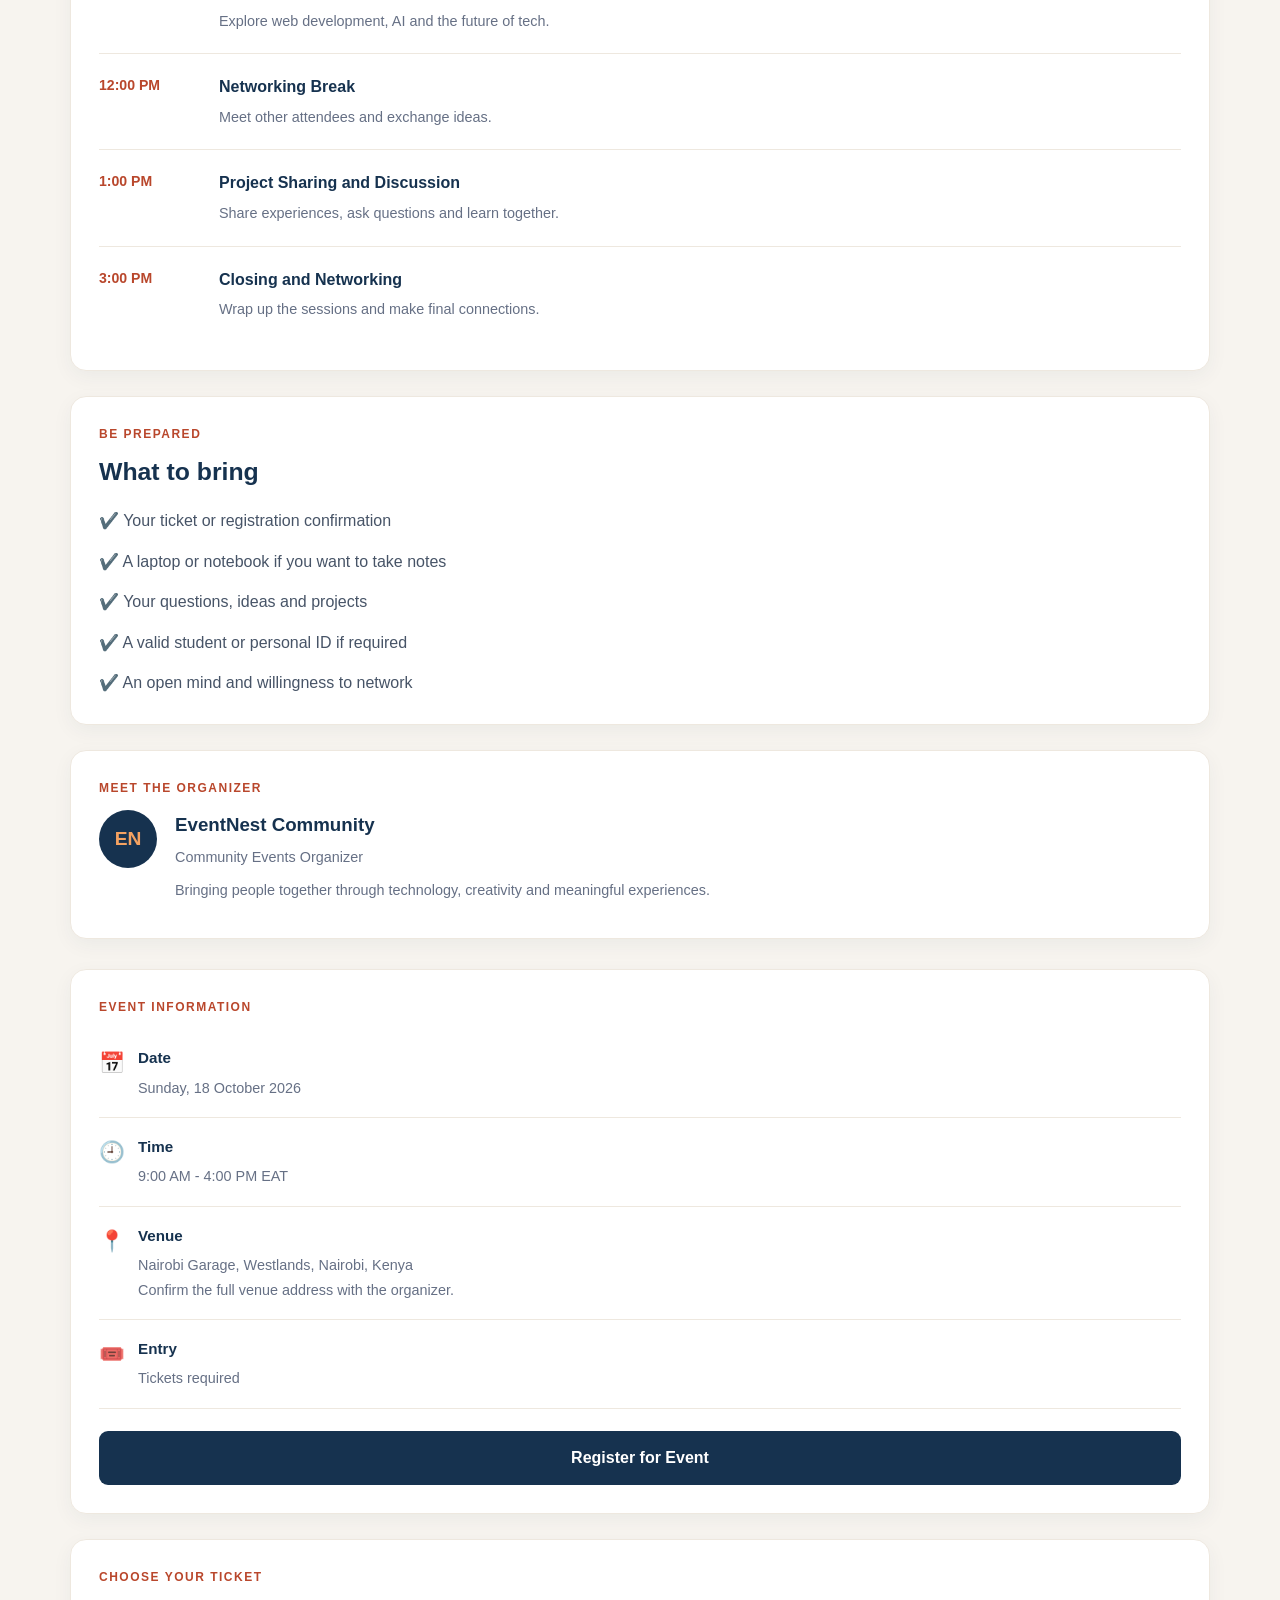
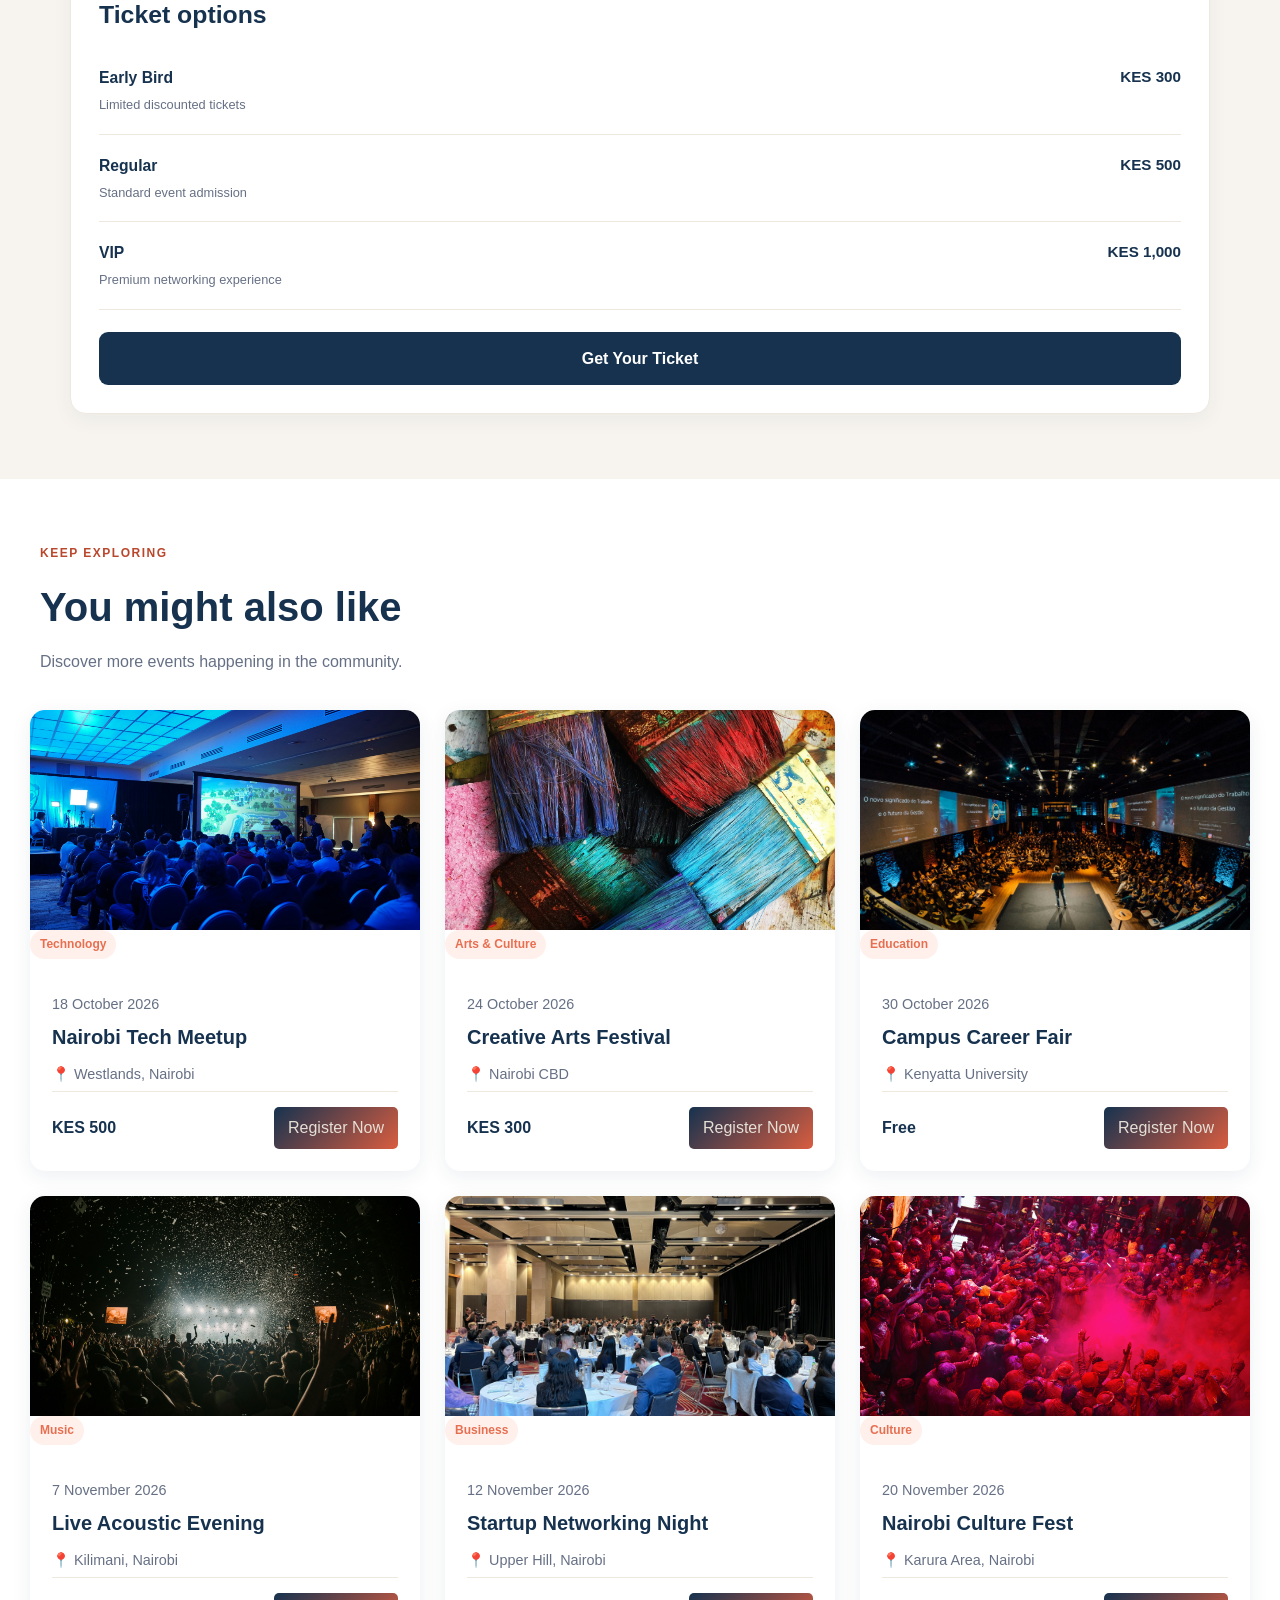
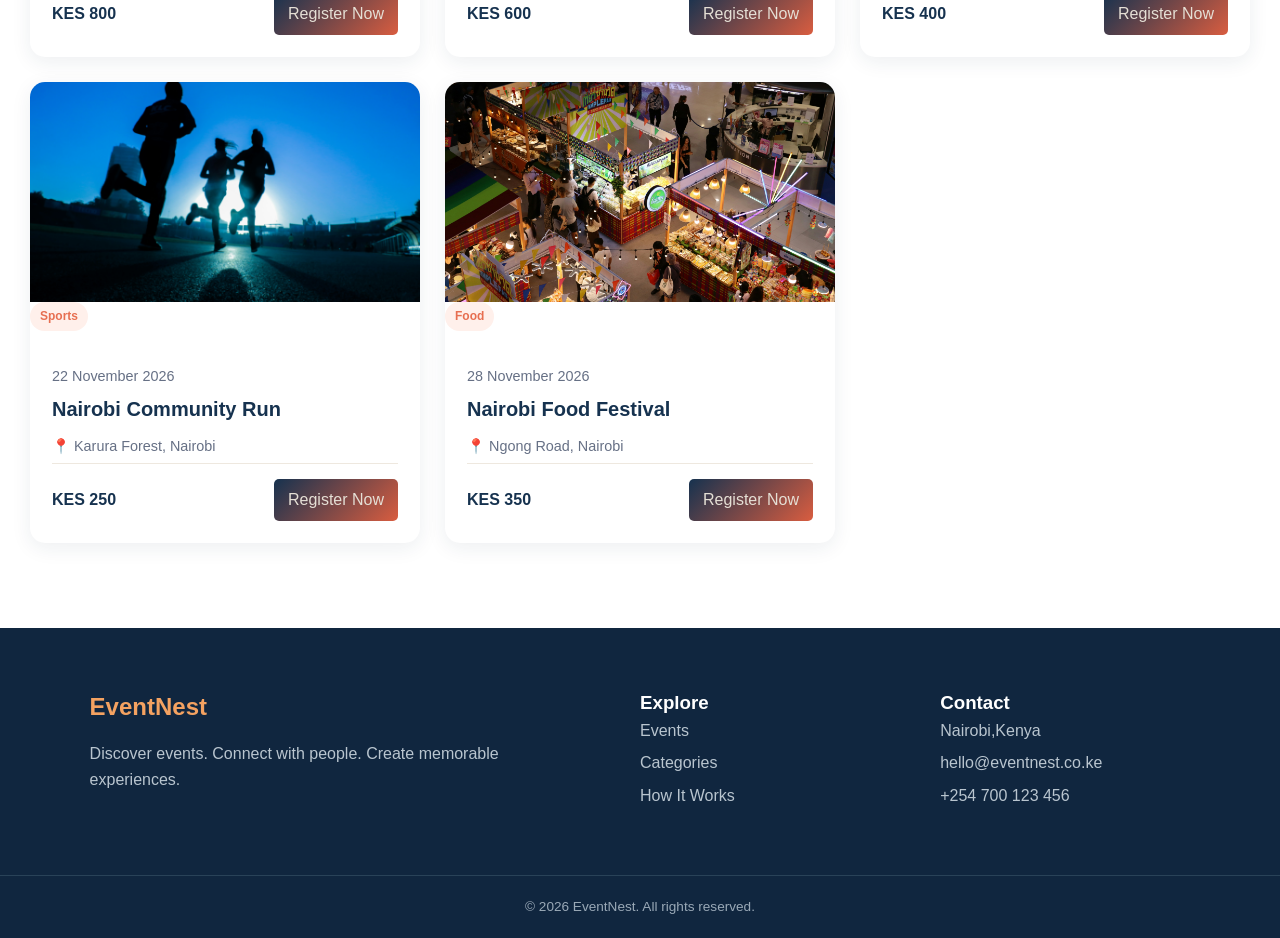
<file: event-details.html>
<!doctype html>
<html lang="en">
  <head>
    <meta charset="UTF-8" />
    <meta name="viewport" content="width=device-width, initial-scale=1.0" />
    <title>Nairobi Tech Meetup|EventNest</title>
    <link rel="stylesheet" href="style.css" />
  </head>
  <body>
    <header>
      <nav class="navbar">
        <a href="index.html" class="logo">EventNest✨</a>
        <ul class="nav-links">
          <li><a href="index.html">Home</a></li>
          <li><a href="events.html">Events</a></li>
          <li><a href="categories.html">Categories</a></li>
          <li><a href="how-it-work.html">How It Works</a></li>
          <li><a href="contact.html">Contact</a></li>
          <li>
            <a href="create-event.html" class="nav-button">Create Event</a>
          </li>
        </ul>
      </nav>
    </header>

    <main class="event-details-page">
      <section class="event-detail-hero">
        <div class="event-detail-banner">
          <img
            src="images/tech-event.jpg"
            alt="People attending a technology meetup"
          />
          <div class="banner-overlay">
            <span class="detail-category">TECHNOLOGY</span>
            <h1>Nairobi Tech Meetup</h1>
            <p>Connect, learn and build the future together.</p>
          </div>
        </div>
      </section>

      <section class="event-detail-layout">
        <div class="event-detail-main">
          <div class="detail-card">
            <p class="detail-label">ABOUT THIS EVENT</p>
            <h2>Where technology meets opportunity</h2>
            <p>
              Nairobi Tech Meetup brings together developers, students, tech
              enthusiasts, entrepreneurs and innovators for an exciting day of
              learning and networking.
            </p>
            <p>
              Discover new ideas, share your experiences, explore emerging
              technologies and meet people who are passionate about building
              solutions through technology. Whether you are starting your tech
              journey or already have experience, there is something for you.
            </p>
          </div>

          <div class="detail-card">
            <p class="detail-label">THE EXPERIENCE</p>
            <h2>What to expect</h2>

            <div class="expect-grid">
              <div class="expect-item">
                <span>💻</span>
                <h3>Tech Talks</h3>
                <p>Learn about web development, AI and emerging trends.</p>
              </div>

              <div class="expect-item">
                <span>🤝</span>
                <h3>Networking</h3>
                <p>Connect with developers, students and professionals.</p>
              </div>

              <div class="expect-item">
                <span>🚀</span>
                <h3>New Ideas</h3>
                <p>Share projects, exchange ideas and find inspiration.</p>
              </div>

              <div class="expect-item">
                <span>🎯</span>
                <h3>Opportunities</h3>
                <p>Discover collaborations and new learning opportunities.</p>
              </div>
            </div>
          </div>

          <div class="detail-card">
            <p class="detail-label">PLAN YOUR DAY</p>
            <h2>Event agenda</h2>

            <div class="agenda-item">
              <span class="agenda-time">9:00 AM</span>
              <div>
                <h3>Registration and Welcome</h3>
                <p>Check in, meet attendees and settle in.</p>
              </div>
            </div>

            <div class="agenda-item">
              <span class="agenda-time">10:00 AM</span>
              <div>
                <h3>Technology Talks</h3>
                <p>Explore web development, AI and the future of tech.</p>
              </div>
            </div>

            <div class="agenda-item">
              <span class="agenda-time">12:00 PM</span>
              <div>
                <h3>Networking Break</h3>
                <p>Meet other attendees and exchange ideas.</p>
              </div>
            </div>

            <div class="agenda-item">
              <span class="agenda-time">1:00 PM</span>
              <div>
                <h3>Project Sharing and Discussion</h3>
                <p>Share experiences, ask questions and learn together.</p>
              </div>
            </div>

            <div class="agenda-item">
              <span class="agenda-time">3:00 PM</span>
              <div>
                <h3>Closing and Networking</h3>
                <p>Wrap up the sessions and make final connections.</p>
              </div>
            </div>
          </div>

          <div class="detail-card">
            <p class="detail-label">BE PREPARED</p>
            <h2>What to bring</h2>

            <ul class="bring-list">
              <li>✔️ Your ticket or registration confirmation</li>
              <li>✔️ A laptop or notebook if you want to take notes</li>
              <li>✔️ Your questions, ideas and projects</li>
              <li>✔️ A valid student or personal ID if required</li>
              <li>✔️ An open mind and willingness to network</li>
            </ul>
          </div>

          <div class="detail-card organizer-card">
            <p class="detail-label">MEET THE ORGANIZER</p>
            <div class="organizer-profile">
              <div class="organizer-avatar">EN</div>
              <div>
                <h3>EventNest Community</h3>
                <p>Community Events Organizer</p>
                <p>
                  Bringing people together through technology, creativity and
                  meaningful experiences.
                </p>
              </div>
            </div>
          </div>
        </div>

        <aside class="event-detail-sidebar">
          <div class="detail-card event-info-card">
            <p class="detail-label">EVENT INFORMATION</p>

            <div class="info-item">
              <span>📅</span>
              <div>
                <h3>Date</h3>
                <p>Sunday, 18 October 2026</p>
              </div>
            </div>

            <div class="info-item">
              <span>🕘</span>
              <div>
                <h3>Time</h3>
                <p>9:00 AM - 4:00 PM EAT</p>
              </div>
            </div>

            <div class="info-item">
              <span>📍</span>
              <div>
                <h3>Venue</h3>
                <p>Nairobi Garage, Westlands, Nairobi, Kenya</p>
                <p class="small-note">
                  Confirm the full venue address with the organizer.
                </p>
              </div>
            </div>

            <div class="info-item">
              <span>🎟️</span>
              <div>
                <h3>Entry</h3>
                <p>Tickets required</p>
              </div>
            </div>

            <a href="register.html" class="detail-register-btn">
              Register for Event
            </a>
          </div>

          <div class="detail-card tickets-card">
            <p class="detail-label">CHOOSE YOUR TICKET</p>
            <h2>Ticket options</h2>

            <div class="ticket-option">
              <div>
                <h3>Early Bird</h3>
                <p>Limited discounted tickets</p>
              </div>
              <strong>KES 300</strong>
            </div>

            <div class="ticket-option">
              <div>
                <h3>Regular</h3>
                <p>Standard event admission</p>
              </div>
              <strong>KES 500</strong>
            </div>

            <div class="ticket-option">
              <div>
                <h3>VIP</h3>
                <p>Premium networking experience</p>
              </div>
              <strong>KES 1,000</strong>
            </div>

            <a href="register.html" class="detail-register-btn">
              Get Your Ticket
            </a>
          </div>
        </aside>
      </section>

      <section class="related-events">
        <div class="related-heading">
          <p class="detail-label">KEEP EXPLORING</p>
          <h2>You might also like</h2>
          <p>Discover more events happening in the community.</p>
        </div>

        <div class="event-grid">
          <article class="event-card" id="technology">
            <div class="event-image">
              <img
                src="images/tech-event.jpg"
                alt="Attendees at a technology meetup"
              />
              <span class="event-category">Technology</span>
            </div>

            <div class="event-card-content">
              <p class="event-date">18 October 2026</p>
              <h3>Nairobi Tech Meetup</h3>
              <p class="event-location">📍 Westlands, Nairobi</p>

              <div class="event-footer">
                <strong>KES 500</strong>
                <a href="register.html">Register Now</a>
              </div>
            </div>
          </article>

          <article class="event-card" id="arts">
            <div class="event-image">
              <img
                src="images/arts-event.jpg"
                alt="Artists displaying creative work"
              />
              <span class="event-category">Arts & Culture</span>
            </div>

            <div class="event-card-content">
              <p class="event-date">24 October 2026</p>
              <h3>Creative Arts Festival</h3>
              <p class="event-location">📍 Nairobi CBD</p>

              <div class="event-footer">
                <strong>KES 300</strong>
                <a href="register.html">Register Now</a>
              </div>
            </div>
          </article>

          <article class="event-card" id="education">
            <div class="event-image">
              <img
                src="images/career-event.jpg"
                alt="Students attending a career fair"
              />
              <span class="event-category">Education</span>
            </div>

            <div class="event-card-content">
              <p class="event-date">30 October 2026</p>
              <h3>Campus Career Fair</h3>
              <p class="event-location">📍 Kenyatta University</p>

              <div class="event-footer">
                <strong>Free</strong>
                <a href="register.html">Register Now</a>
              </div>
            </div>
          </article>

          <article class="event-card" id="music">
            <div class="event-image">
              <img
                src="images/music-event.jpg"
                alt="Musicians performing at a live show"
              />
              <span class="event-category">Music</span>
            </div>

            <div class="event-card-content">
              <p class="event-date">7 November 2026</p>
              <h3>Live Acoustic Evening</h3>
              <p class="event-location">📍 Kilimani, Nairobi</p>

              <div class="event-footer">
                <strong>KES 800</strong>
                <a href="register.html">Register Now</a>
              </div>
            </div>
          </article>

          <article class="event-card" id="business">
            <div class="event-image">
              <img
                src="images/business-event.jpg"
                alt="Professionals networking at an event"
              />
              <span class="event-category">Business</span>
            </div>

            <div class="event-card-content">
              <p class="event-date">12 November 2026</p>
              <h3>Startup Networking Night</h3>
              <p class="event-location">📍 Upper Hill, Nairobi</p>

              <div class="event-footer">
                <strong>KES 600</strong>
                <a href="register.html">Register Now</a>
              </div>
            </div>
          </article>

          <article class="event-card">
            <div class="event-image">
              <img
                src="images/culture-event.jpg"
                alt="Visitors enjoying a cultural festival"
              />
              <span class="event-category">Culture</span>
            </div>

            <div class="event-card-content">
              <p class="event-date">20 November 2026</p>
              <h3>Nairobi Culture Fest</h3>
              <p class="event-location">📍 Karura Area, Nairobi</p>

              <div class="event-footer">
                <strong>KES 400</strong>
                <a href="register.html">Register Now</a>
              </div>
            </div>
          </article>

          <article class="event-card" id="sports">
            <div class="event-image">
              <img
                src="images/sports-event.jpg"
                alt="Runners taking part in a community race"
              />
              <span class="event-category">Sports</span>
            </div>

            <div class="event-card-content">
              <p class="event-date">22 November 2026</p>
              <h3>Nairobi Community Run</h3>
              <p class="event-location">📍 Karura Forest, Nairobi</p>

              <div class="event-footer">
                <strong>KES 250</strong>
                <a href="register.html">Register Now</a>
              </div>
            </div>
          </article>

          <article class="event-card">
            <div class="event-image">
              <img
                src="images/food-event.jpg"
                alt="Food stalls at a local food festival"
              />
              <span class="event-category">Food</span>
            </div>

            <div class="event-card-content">
              <p class="event-date">28 November 2026</p>
              <h3>Nairobi Food Festival</h3>
              <p class="event-location">📍 Ngong Road, Nairobi</p>

              <div class="event-footer">
                <strong>KES 350</strong>
                <a href="register.html">Register Now</a>
              </div>
            </div>
          </article>
        </div>
      </section>
    </main>

    <footer>
      <div class="footer-content">
        <div>
          <h2>EventNest</h2>
          <p>
            Discover events. Connect with people. Create memorable experiences.
          </p>
        </div>

        <div>
          <h3>Explore</h3>
          <a href="events.html">Events</a>
          <a href="categories.html">Categories</a>
          <a href="how-it-work.html">How It Works</a>
        </div>

        <div>
          <h3>Contact</h3>
          <p>Nairobi,Kenya</p>
          <p>hello@eventnest.co.ke</p>
          <p>+254 700 123 456</p>
        </div>
      </div>

      <div class="footer-bottom">
        <p>© 2026 EventNest. All rights reserved.</p>
      </div>
    </footer>
  </body>
</html>
</file>
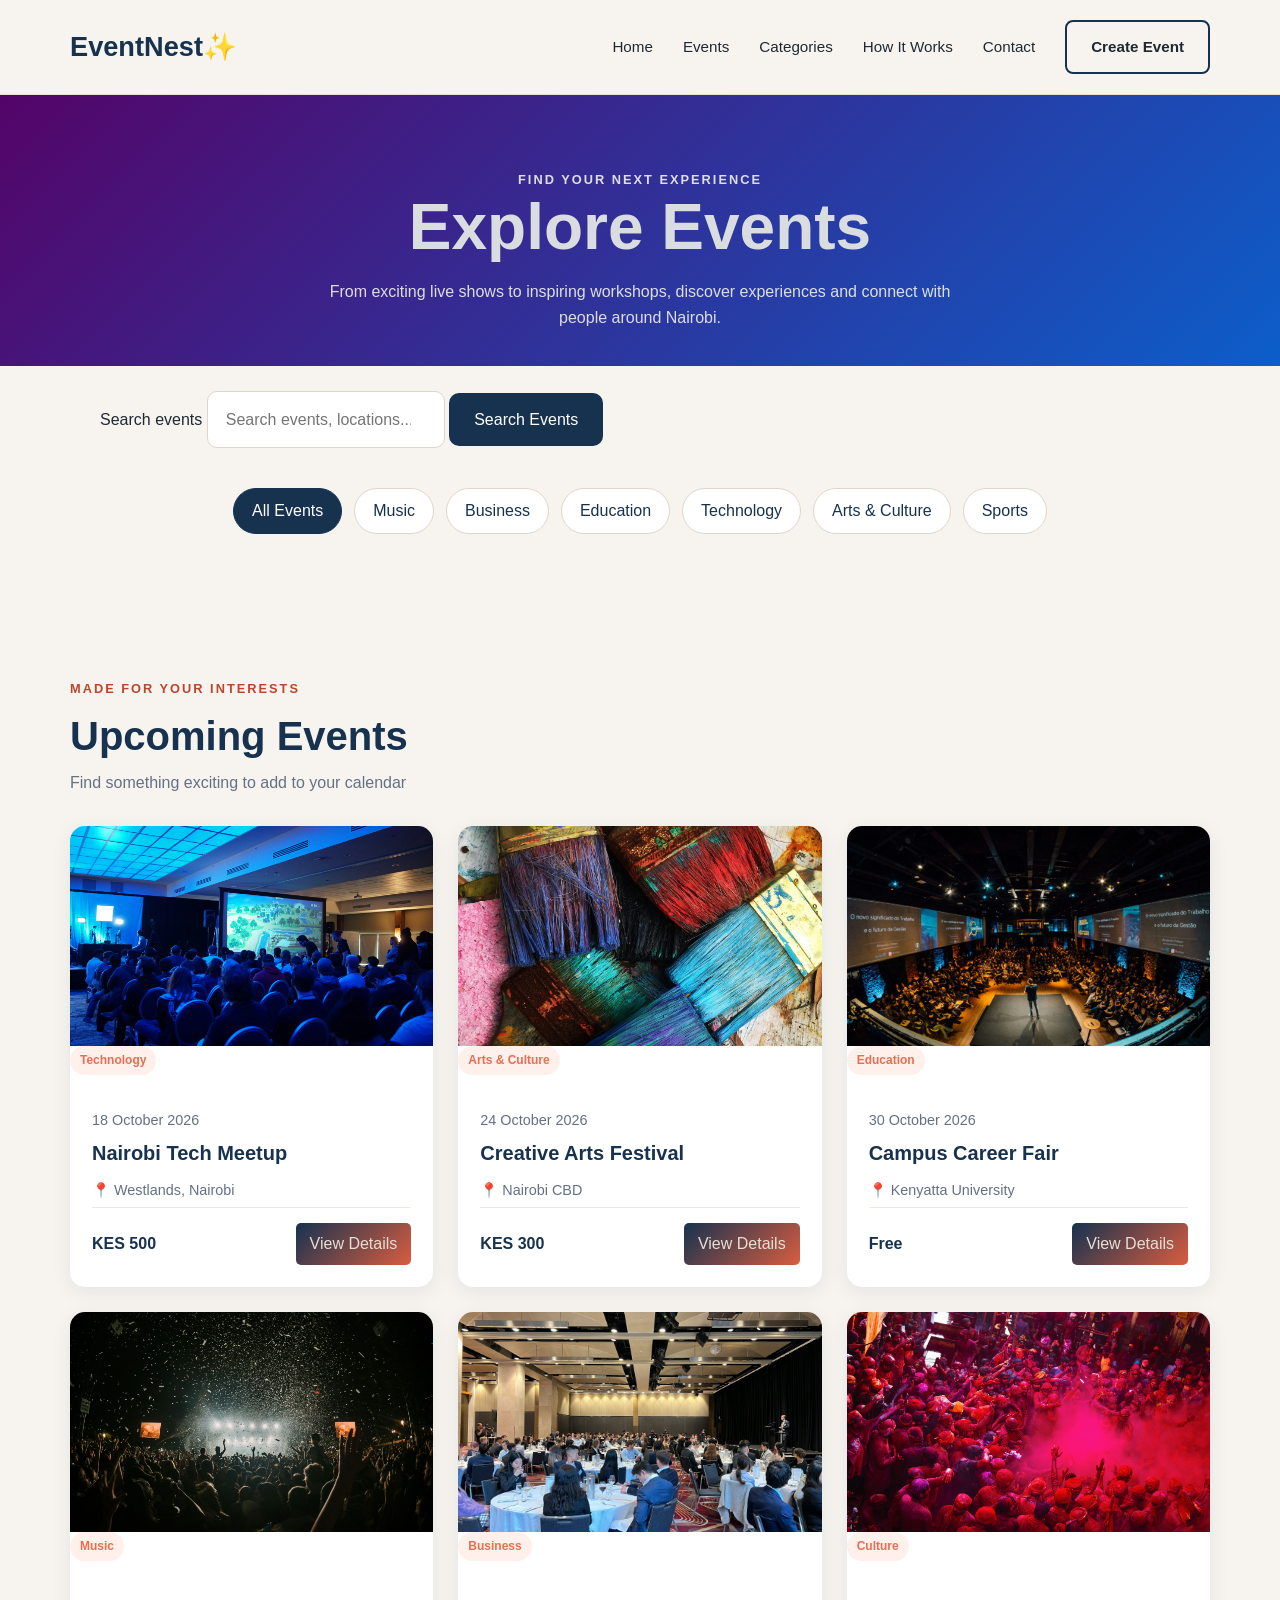
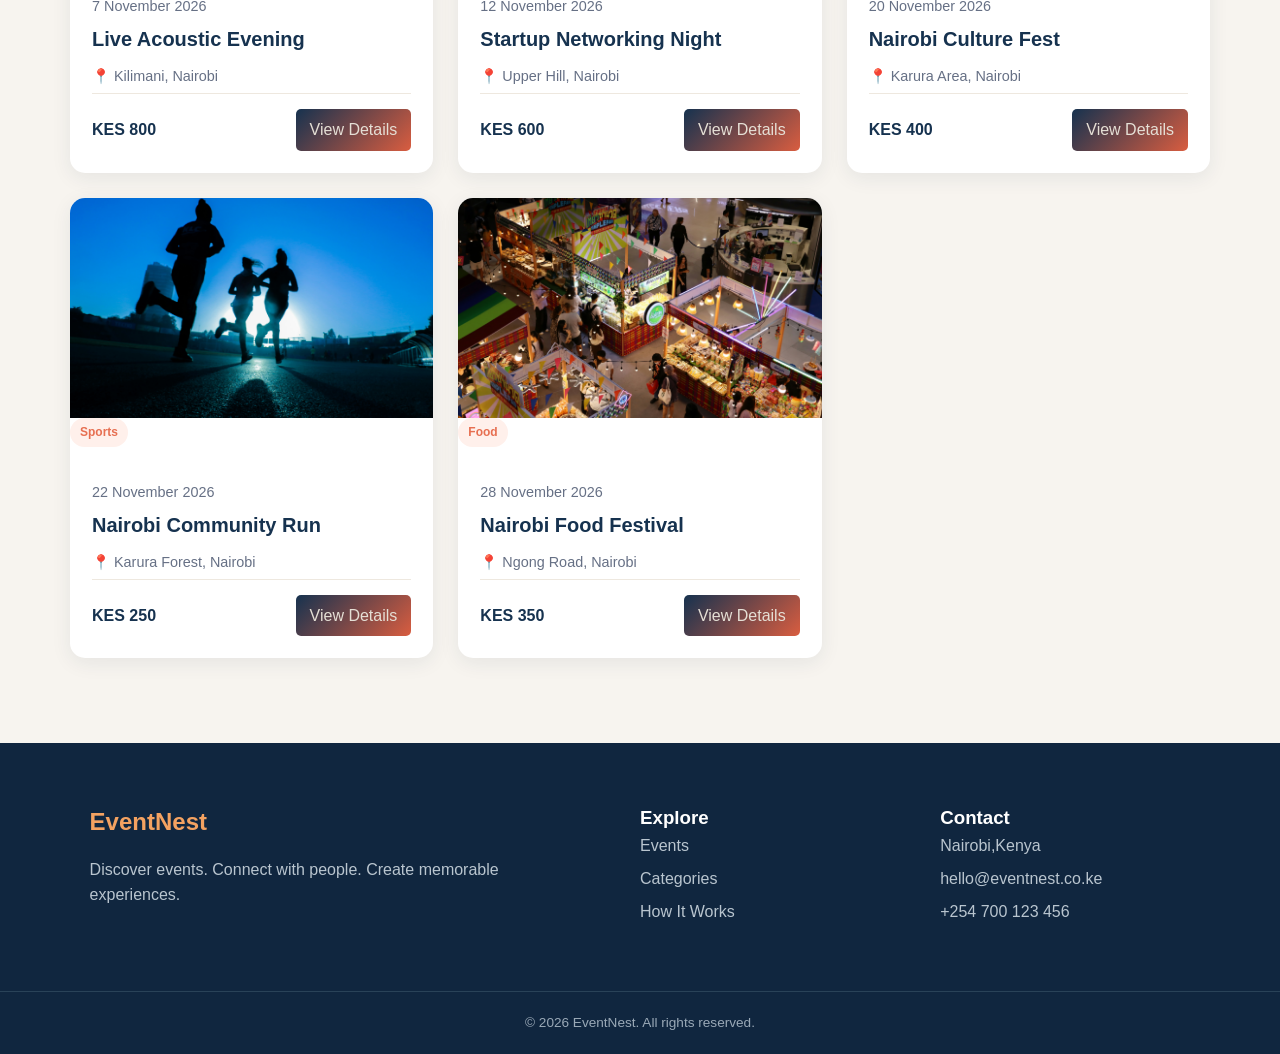
<file: events.html>
<!doctype html>
<html lang="en">
  <head>
    <meta charset="UTF-8" />
    <meta name="viewport" content="width=device-width, initial-scale=1.0" />
    <title>Explore Events|EventNest</title>
    <link rel="stylesheet" href="style.css">
  </head>
  <body>
    <header>
      <nav class="navbar">
        <a href="index.html" class="logo">EventNest✨</a>
        <ul class="nav-links">
          <li><a href="index.html">Home</a></li>
          <li><a href="events.html">Events</a></li>
          <li><a href="categories.html">Categories</a></li>
          <li><a href="how-it-work.html">How It Works</a></li>
          <li><a href="contact.html">Contact</a></li>
          <li><a href="create-event.html" class="nav-button">Create Event</a></li>

        </ul>
      </nav>
    </header>

    <main>
      <section class="events-intro">
        <p class="section-label">FIND YOUR NEXT EXPERIENCE</p>
        <h1>Explore Events</h1>
        <p>
          From exciting live shows to inspiring workshops, discover experiences
          and connect with people around Nairobi.
        </p>
      </section>

      <section class="event-search">
        <form class="search-form" action="events.html" method="get">
          <label class="sr-only" for="event-search"> Search events </label>

          <input
            type="search"
            id="event-search"
            name="search"
            placeholder="Search events, locations..."
          />

          <button type="submit">Search Events</button>
        </form>

        <nav class="category-filters" aria-label="Event categories">
          <a href="events.html" class="active">All Events</a>
          <a href="#music">Music</a>
          <a href="#business">Business</a>
          <a href="#education">Education</a>
          <a href="#technology">Technology</a>
          <a href="#arts">Arts & Culture</a>
          <a href="#sports">Sports</a>
        </nav>
      </section>

      <section class="all-events">
        <div class="section-heading">
          <p class="section-label">MADE FOR YOUR INTERESTS</p>
          <h2>Upcoming Events</h2>
          <p>Find something exciting to add to your calendar</p>
        </div>

        <div class="event-grid">
          <article class="event-card" id="technology">
            <div class="event-image">
              <img
                src="images/tech-event.jpg"
                alt="Attendees at a technology meetup"
              />
              <span class="event-category">Technology</span>
            </div>

            <div class="event-card-content">
              <p class="event-date">18 October 2026</p>
              <h3>Nairobi Tech Meetup</h3>
              <p class="event-location">📍 Westlands, Nairobi</p>

              <div class="event-footer">
                <strong>KES 500</strong>
                <a href="event-details.html">View Details </a>
              </div>
            </div>
          </article>

          <article class="event-card" id="arts">
            <div class="event-image">
              <img
                src="images/arts-event.jpg"
                alt="Artists displaying creative work">
              <span class="event-category">Arts & Culture</span>
            </div>

            <div class="event-card-content">
              <p class="event-date">24 October 2026</p>
              <h3>Creative Arts Festival</h3>
              <p class="event-location">📍 Nairobi CBD</p>

              <div class="event-footer">
                <strong>KES 300</strong>
                <a href="event-details.html">View Details </a>
              </div>
            </div>
          </article>

          <article class="event-card" id="education">
            <div class="event-image">
              <img
                src="images/career-event.jpg"
                alt="Students attending a career fair">
              <span class="event-category">Education</span>
            </div>

            <div class="event-card-content">
              <p class="event-date">30 October 2026</p>
              <h3>Campus Career Fair</h3>
              <p class="event-location">📍 Kenyatta University</p>

              <div class="event-footer">
                <strong>Free</strong>
                <a href="event-details.html">View Details </a>
              </div>
            </div>
          </article>

          <article class="event-card" id="music">
            <div class="event-image">
              <img
                src="images/music-event.jpg"
                alt="Musicians performing at a live show">
              <span class="event-category">Music</span>
            </div>

            <div class="event-card-content">
              <p class="event-date">7 November 2026</p>
              <h3>Live Acoustic Evening</h3>
              <p class="event-location">📍 Kilimani, Nairobi</p>

              <div class="event-footer">
                <strong>KES 800</strong>
                <a href="event-details.html">View Details </a>
              </div>
            </div>
          </article>

          <article class="event-card" id="business">
            <div class="event-image">
              <img
                src="images/business-event.jpg"
                alt="Professionals networking at an event">
              <span class="event-category">Business</span>
            </div>

            <div class="event-card-content">
              <p class="event-date">12 November 2026</p>
              <h3>Startup Networking Night</h3>
              <p class="event-location">📍 Upper Hill, Nairobi</p>

              <div class="event-footer">
                <strong>KES 600</strong>
                <a href="event-details.html">View Details </a>
              </div>
            </div>
          </article>

          <article class="event-card">
            <div class="event-image">
              <img
                src="images/culture-event.jpg"
                alt="Visitors enjoying a cultural festival">
              <span class="event-category">Culture</span>
            </div>

            <div class="event-card-content">
              <p class="event-date">20 November 2026</p>
              <h3>Nairobi Culture Fest</h3>
              <p class="event-location">📍 Karura Area, Nairobi</p>

              <div class="event-footer">
                <strong>KES 400</strong>
                <a href="event-details.html">View Details </a>
              </div>
            </div>
          </article>

          <article class="event-card" id="sports">
            <div class="event-image">
              <img
                src="images/sports-event.jpg"
                alt="Runners taking part in a community race">
              <span class="event-category">Sports</span>
            </div>

            <div class="event-card-content">
              <p class="event-date">22 November 2026</p>
              <h3>Nairobi Community Run</h3>
              <p class="event-location">📍 Karura Forest, Nairobi</p>

              <div class="event-footer">
                <strong>KES 250</strong>
                <a href="event-details.html">View Details </a>
              </div>
            </div>
          </article>

          <article class="event-card">
            <div class="event-image">
              <img
                src="images/food-event.jpg"
                alt="Food stalls at a local food festival">
              <span class="event-category">Food</span>
            </div>

            <div class="event-card-content">
              <p class="event-date">28 November 2026</p>
              <h3>Nairobi Food Festival</h3>
              <p class="event-location">📍 Ngong Road, Nairobi</p>

              <div class="event-footer">
                <strong>KES 350</strong>
                <a href="event-details.html">View Details </a>
              </div>
            </div>
          </article>
        </div>
      </section>
    </main>

      <footer>
      <div class="footer-content">
        <div>
          <h2>EventNest</h2>
          <p>
            Discover events. Connect with people. Create memorable experiences.
          </p>
        </div>

        <div>
          <h3>Explore</h3>
          <a href="events.html">Events</a>
          <a href="categories.html">Categories</a>
          <a href="how-it-work.html">How It Works</a>
        </div>

        <div>
          <h3>Contact</h3>
          <p>Nairobi,Kenya</p>
          <p>hello@eventnest.co.ke</p>
          <p>+254 700 123 456</p>
        </div>
      </div>

      <div class="footer-bottom">
        <p>© 2026 EventNest. All rights reserved.</p>
      </div>
    </footer>
  </body>
</html>
</file>
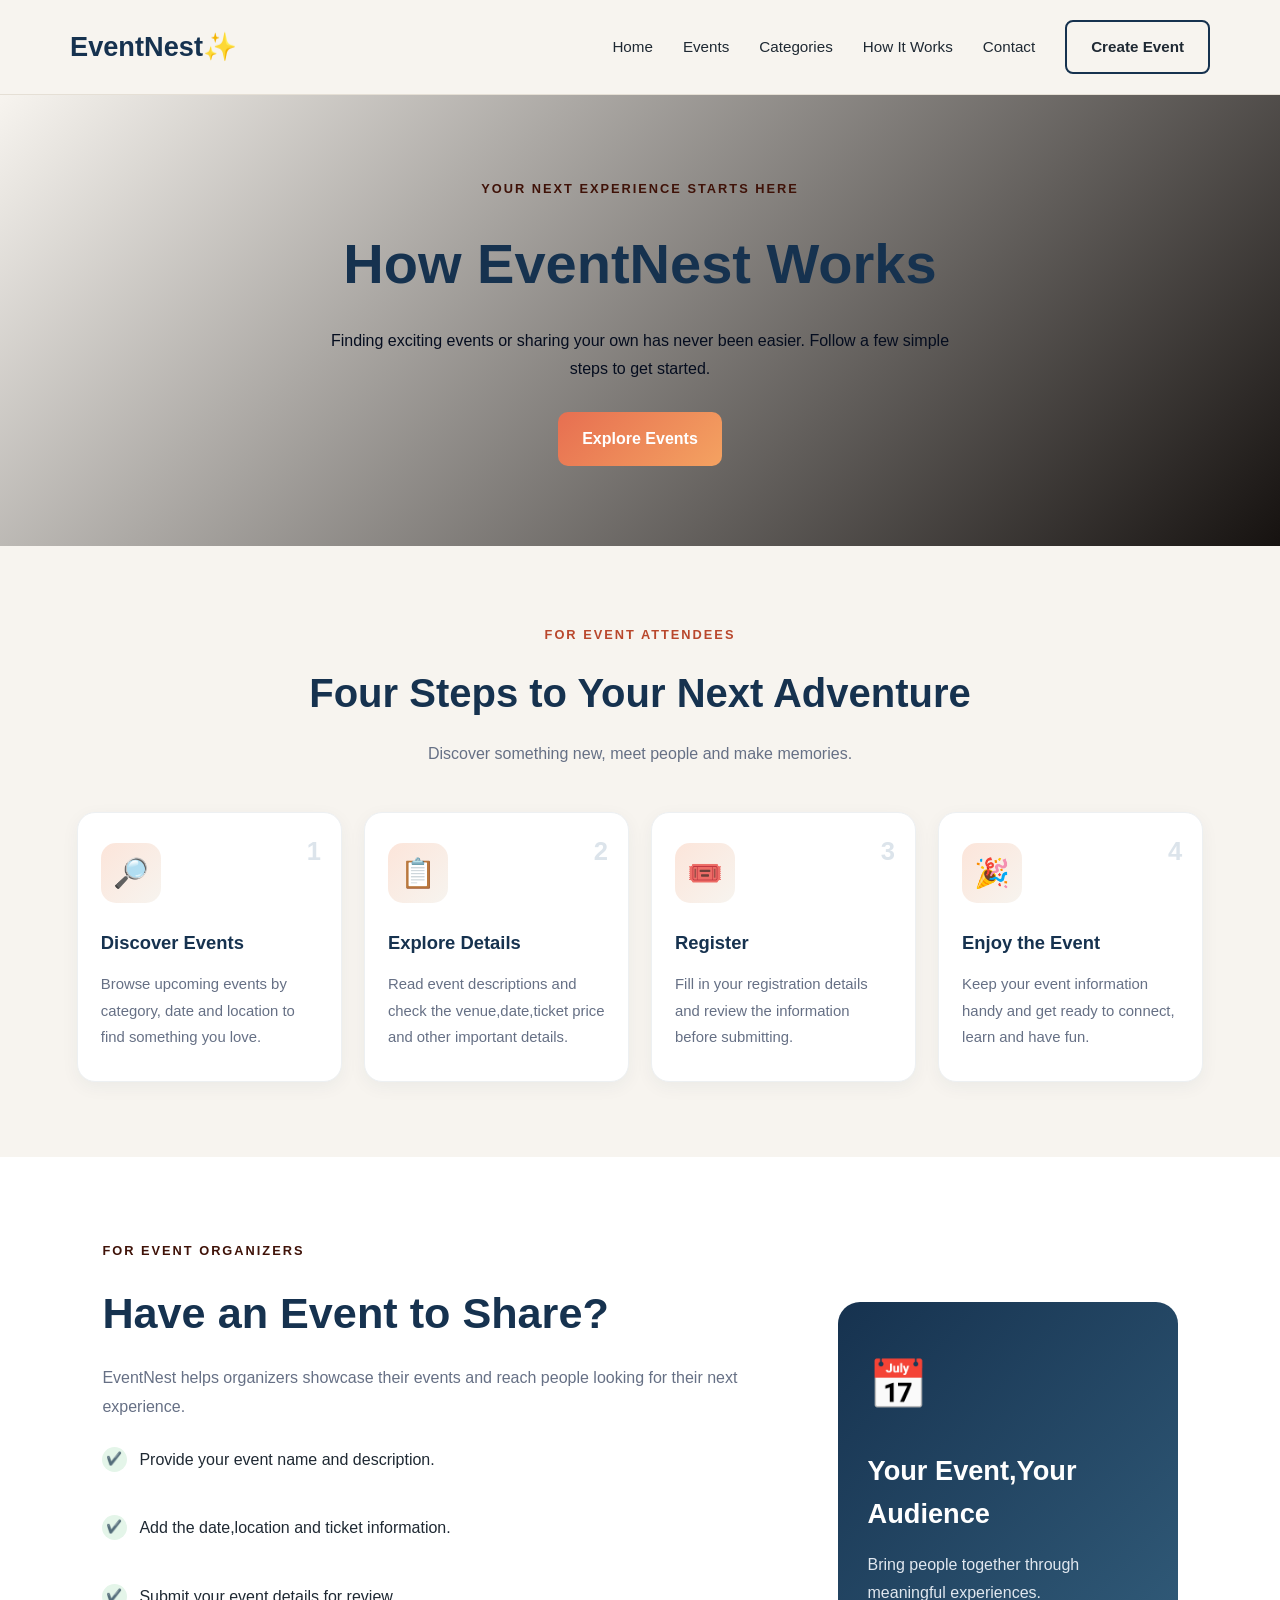
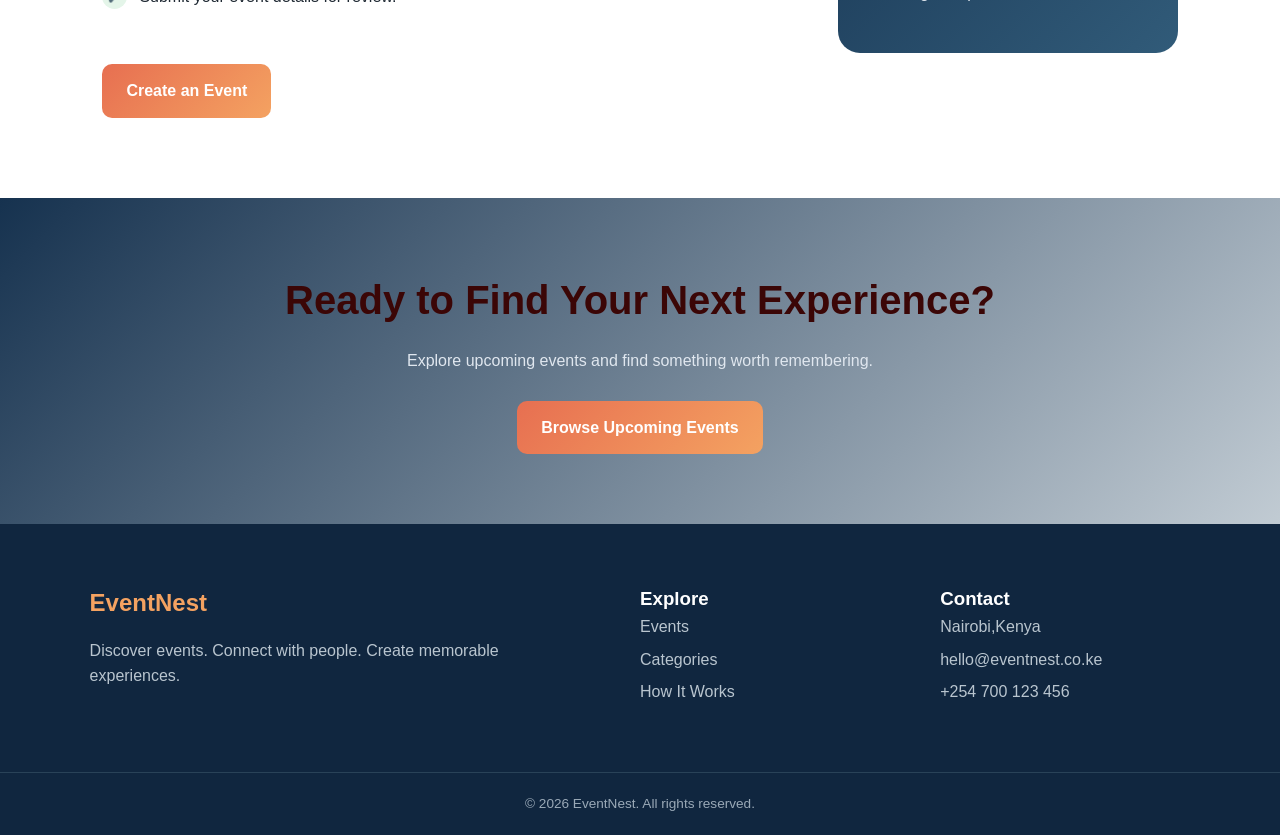
<file: how-it-work.html>
<!doctype html>
<html lang="en">
  <head>
    <meta charset="UTF-8" />
    <meta name="viewport" content="width=device-width, initial-scale=1.0" />
    <title>How it Works | EventNest</title>
    <link rel="stylesheet" href="style.css" />
  </head>
  <body>
    <header>
      <nav class="navbar">
        <a href="index.html" class="logo">EventNest✨</a>
        <ul class="nav-links">
          <li><a href="index.html">Home</a></li>
          <li><a href="events.html">Events</a></li>
          <li><a href="categories.html">Categories</a></li>
          <li><a href="how-it-work.html">How It Works</a></li>
          <li><a href="contact.html">Contact</a></li>
          <li>
            <a href="create-event.html" class="nav-button">Create Event</a>
          </li>
        </ul>
      </nav>
    </header>

    <main>
      <section class="how-hero">
        <span>YOUR NEXT EXPERIENCE STARTS HERE</span>
        <h1>How EventNest Works</h1>
        <p>
          Finding exciting events or sharing your own has never been easier.
          Follow a few simple steps to get started.
        </p>
        <a href="events.html" class="how-hero-button">Explore Events</a>
      </section>

      <section class="attendee-steps">
        <div class="how-section-heading">
          <span>FOR EVENT ATTENDEES</span>
          <h2>Four Steps to Your Next Adventure</h2>
          <p>Discover something new, meet people and make memories.</p>
        </div>

        <div class="how-steps-grid">
          <article class="how-step-card">
            <div class="how-step-number">1</div>
            <div class="how-step-icon">🔎</div>
            <h3>Discover Events</h3>
            <p>
              Browse upcoming events by category, date and location to find
              something you love.
            </p>
          </article>

          <article class="how-step-card">
            <div class="how-step-number">2</div>
            <div class="how-step-icon">📋</div>
            <h3>Explore Details</h3>
            <p>
              Read event descriptions and check the venue,date,ticket price and
              other important details.
            </p>
          </article>

          <article class="how-step-card">
            <div class="how-step-number">3</div>
            <div class="how-step-icon">🎟️</div>
            <h3>Register</h3>
            <p>
              Fill in your registration details and review the information
              before submitting.
            </p>
          </article>

          <article class="how-step-card">
            <div class="how-step-number">4</div>
            <div class="how-step-icon">🎉</div>
            <h3>Enjoy the Event</h3>
            <p>
              Keep your event information handy and get ready to connect, learn and have fun.</p>
          </article>
        </div>
      </section>

      <section class="organizer-steps">
        <div class="organizer-content">
            <span>FOR EVENT ORGANIZERS</span>
            <h2>Have an Event to Share?</h2>
            <p>EventNest helps organizers showcase their events and reach people looking for their next experience.</p>

            <div class="organizer-list">
                <div>
                    <span>✔️</span>
                    <p>Provide your event name and description.</p>
                </div>
                <div>
                    <span>✔️</span>
                    <p>Add the date,location and ticket information.</p>
                </div>
                <div>
                    <span>✔️</span>
                    <p>Submit your event details for review.</p>
                </div>
            </div>
            <a href="create-event.html" class="organizer-button">Create an Event</a>
        </div>

        <div class="organizer-visual" aria-hidden="true">
            <div class="visual-icon">📅</div>
            <h3>Your Event,Your Audience</h3>
            <p>Bring people together through meaningful experiences.</p>
        </div>
      </section>

      <section class="how-final-cta">
        <h2>Ready to Find Your Next Experience?</h2>
        <p>Explore upcoming events and find something worth remembering.</p>
        <a href="events.html">Browse Upcoming Events</a>
      </section>
    </main>

      <footer>
      <div class="footer-content">
        <div>
          <h2>EventNest</h2>
          <p>
            Discover events. Connect with people. Create memorable experiences.
          </p>
        </div>

        <div>
          <h3>Explore</h3>
          <a href="events.html">Events</a>
          <a href="categories.html">Categories</a>
          <a href="how-it-work.html">How It Works</a>
        </div>

        <div>
          <h3>Contact</h3>
          <p>Nairobi,Kenya</p>
          <p>hello@eventnest.co.ke</p>
          <p>+254 700 123 456</p>
        </div>
      </div>

      <div class="footer-bottom">
        <p>© 2026 EventNest. All rights reserved.</p>
      </div>
    </footer>
    </footer>
  </body>
</html>
</file>
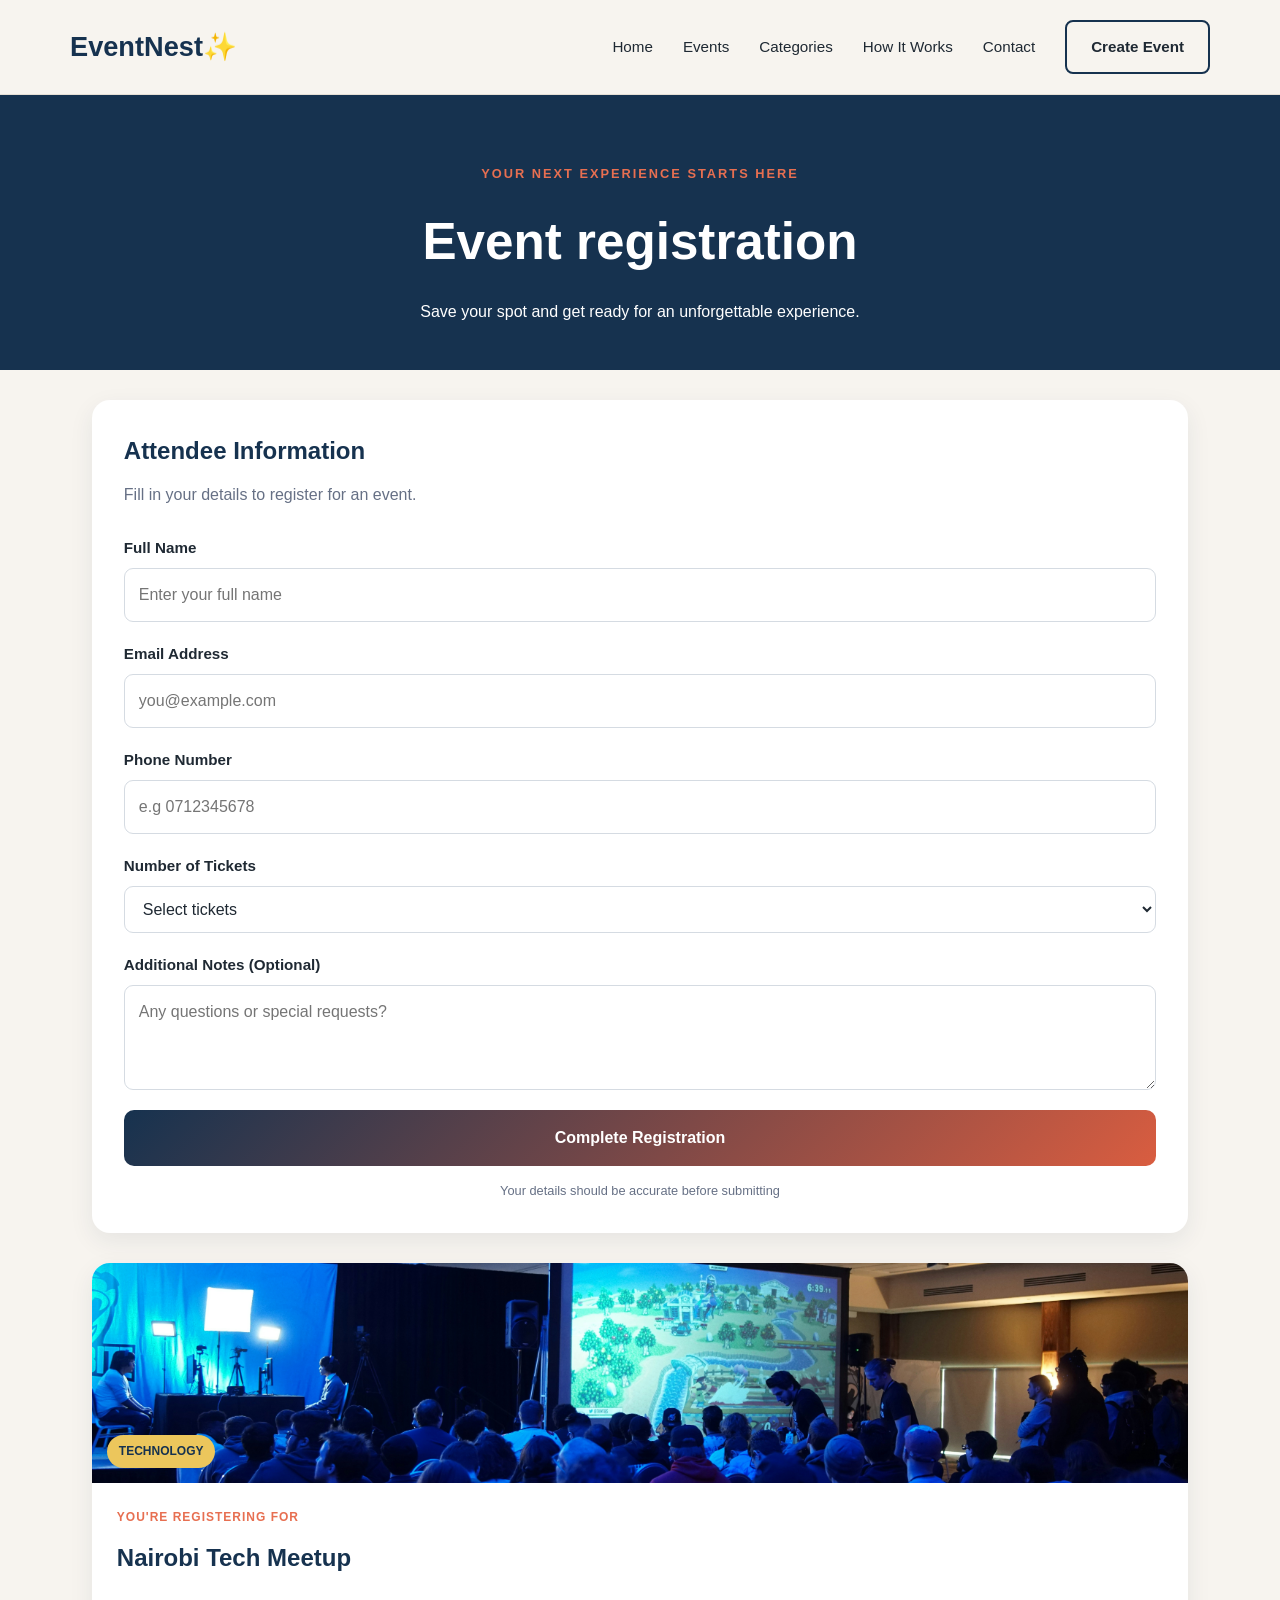
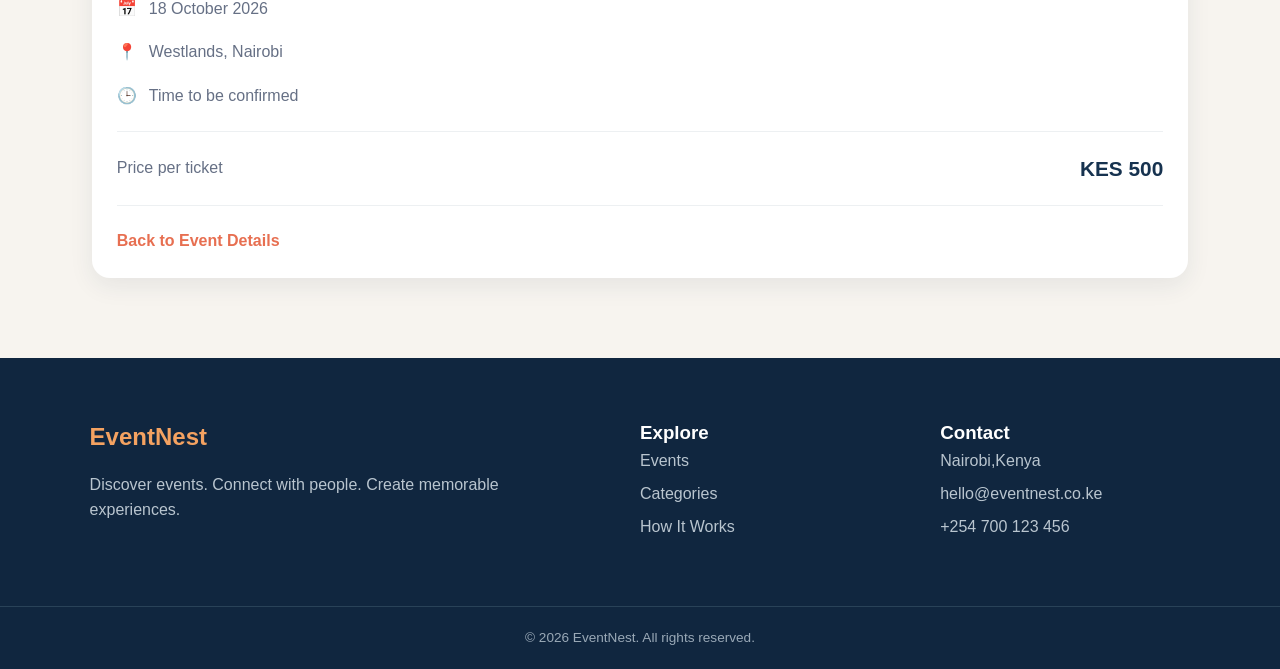
<file: register.html>
<!doctype html>
<html lang="en">
  <head>
    <meta charset="UTF-8" />
    <meta name="viewport" content="width=device-width, initial-scale=1.0" />
    <title>Register for an Event | EventNest</title>
    <link rel="stylesheet" href="style.css" />
  </head>
  <body>
    <header>
      <nav class="navbar">
        <a href="index.html" class="logo">EventNest✨</a>
        <ul class="nav-links">
          <li><a href="index.html">Home</a></li>
          <li><a href="events.html">Events</a></li>
          <li><a href="categories.html">Categories</a></li>
          <li><a href="how-it-work.html">How It Works</a></li>
          <li><a href="contact.html">Contact</a></li>
          <li><a href="create-event.html" class="nav-button">Create Event</a></li>

        </ul>
      </nav>
    </header>

    <main>
      <section class="registration-intro">
        <span>YOUR NEXT EXPERIENCE STARTS HERE</span>
        <h1>Event registration</h1>
        <p>Save your spot and get ready for an unforgettable experience.</p>
      </section>

      <section class="registration-section">
        <div class="registration-card">
          <h2>Attendee Information</h2>
          <p class="form-description">
            Fill in your details to register for an event.
          </p>
          <form action="confirmation.html" method="get">
            <div class="form-group">
              <label for="full-name">Full Name</label>
              <input
                type="text"
                id="full-name"
                name="fullName"
                placeholder="Enter your full name"
                autocomplete="name"
                required
              />
            </div>

            <div class="form-group">
              <label for="email">Email Address</label>
              <input
                type="email"
                id="email"
                name="email"
                placeholder="you@example.com"
                autocomplete="email"
                required
              />
            </div>

            <div class="form-group">
              <label for="phone">Phone Number</label>
              <input
                type="tel"
                id="phone"
                name="phone"
                placeholder="e.g 0712345678"
                autocomplete="tel"
                required
              />
            </div>

            <div class="form-group">
              <label for="tickets">Number of Tickets</label>
              <select name="tickets" id="tickets" required>
                <option value="">Select tickets</option>
                <option value="1">1 Ticket</option>
                <option value="2">2 Tickets</option>
                <option value="3">3 Tickets</option>
                <option value="4">4 Tickets</option>
              </select>
            </div>

            <div class="form-group">
              <label for="notes">Additional Notes (Optional)</label>
              <textarea
                name="notes"
                id="notes"
                rows="3"
                placeholder="Any questions or special requests?"
              ></textarea>
            </div>

            <button type="submit" class="submit-registration">
              Complete Registration
            </button>

            <p class="form-note">
              Your details should be accurate before submitting
            </p>
          </form>
        </div>

        <aside class="registration-summary">
          <div class="summary-image">
            <img
              src="images/tech-event.jpg"
              alt="Attendees at a technology meetup"
            />
            <span>TECHNOLOGY</span>
          </div>

          <div class="summary-content">
            <p class="summary-label">YOU'RE REGISTERING FOR</p>
            <h2>Nairobi Tech Meetup</h2>

            <div class="summary-detail">
              <span>📅</span>
              <p>18 October 2026</p>
            </div>

            <div class="summary-detail">
              <span>📍</span>
              <p>Westlands, Nairobi</p>
            </div>

            <div class="summary-detail">
              <span>🕒</span>
              <p>Time to be confirmed</p>
            </div>

            <div class="summary-price">
              <span>Price per ticket</span>
              <strong>KES 500</strong>
            </div>

            <a href="event-details.html" class="back-to-event">
              Back to Event Details
            </a>
          </div>
        </aside>
      </section>
    </main>

      <footer>
      <div class="footer-content">
        <div>
          <h2>EventNest</h2>
          <p>
            Discover events. Connect with people. Create memorable experiences.
          </p>
        </div>

        <div>
          <h3>Explore</h3>
          <a href="events.html">Events</a>
          <a href="categories.html">Categories</a>
          <a href="how-it-work.html">How It Works</a>
        </div>

        <div>
          <h3>Contact</h3>
          <p>Nairobi,Kenya</p>
          <p>hello@eventnest.co.ke</p>
          <p>+254 700 123 456</p>
        </div>
      </div>

      <div class="footer-bottom">
        <p>© 2026 EventNest. All rights reserved.</p>
      </div>
    </footer>
  </body>
</html>
</file>
<file: style.css>
/* HOMEPAGE */
  *{
  margin: 0;
  padding: 0;
  box-sizing: border-box;
}
html{
  scroll-behavior: smooth;
}
body{
  font-family: Arial, Helvetica, sans-serif;
  background-color: #f7f4ef;
  color: #1f2933;
line-height: 1.6;
}
a{
  text-decoration: none;
  color: inherit;
}
img{
  width: 100%;
  display: block;
  object-fit: cover;
}
header{
  background-color: #f7f4ef;
  position: sticky;
  top: 0;
  z-index: 1000;
  border-bottom: 1px solid #e5dfd5;
}
.navbar{
  max-width: 1200px;
  margin: auto;
  padding: 20px 30px;
  display: flex;
  align-items: center;
  justify-content: space-between;
  gap: 30px;
}
.logo{
  font-size: 1.7rem;
  font-weight: 800;
  color: #16324f;
}
.nav-links{
  list-style: none;
  display: flex;
  align-items: center;
  gap: 30px;
}
.nav-links a{
  color: #1f2933;
  font-size: 0.95rem;
  transition: color 0.3s ease;
}
.nav-links a:hover{
  color: #e76f51;
}
.nav-button{
  display: inline-block;
  padding: 13px 24px;
  border-radius: 8px;
  font-weight: 700;
  transition: transform 0.3s ease,
  box-shadow 0.3s ease,
  background-color 0.3s ease;
  border: 2px solid #16324f;
  color: #16324f;
}
.nav-button:hover{
   background-color: #16324f;
  color: white;
  transform: translateY(-3px);
}
.hero {
    max-width: 1200px;
    margin: auto;
    padding: 20px 30px;

    display: grid;
    grid-template-columns: 1fr 1fr;
    align-items: center;
    gap: 60px;
}
.hero-label,
.section-label{
color: #b9472c;
font-size: 0.8rem;
font-weight: 700;
letter-spacing: 2px;
margin-bottom: 15px;
}
.hero h1{
  color: #16324f;
  font-size: clamp(3rem,6vw,5rem);
  line-height: 1.05;
  margin-bottom: 25px;
}
.hero h1 span{
color: #e76f51;
display: block;
}
.hero-text{
  max-width: 520px;
  color: #667085;
  font-size: 1.1rem;
  margin-bottom: 30px;
}
.hero-buttons{
display: flex;
gap: 15px;
flex-wrap: wrap;
align-items: center;
}
.primary-button,
.secondary-button{
  display: inline-block;
  padding: 13px 24px;
  border-radius: 8px;
  font-weight: 700;
  transition: transform 0.3s ease,
  box-shadow 0.3s ease,
  background-color 0.3s ease;
}
.primary-button{
  background-color: #16324f;
  color: white;
}
.primary-button:hover{
  background-color: #d95d40;
  transform: translateY(-3px);
  box-shadow: 0 10px 20px rgba(231,111,81,0.2);
}
.secondary-button{
  border: 2px solid #16324f;
  color: #16324f;
}
.secondary-button:hover{
  background-color: #16324f;
  color: white;
  transform: translateY(-3px);
}
.hero-image{
  height: 520px;
  border-radius: 25px;
  overflow: hidden;
  position: relative;
}
.hero-image img{
  height: 100%;
  object-fit: cover;
  transition: transform 0.6s ease;
}
.stats{
  background-color: #16324f;
  color: white;
  display: grid;
  grid-template-columns: repeat(4, 1fr);
  gap: 30px;
  padding-top: 45px;
  padding-bottom: 45px;
}
.stat{
  text-align: center;
}
.stat h2{
  color: #f4a261;
  font-size: 2rem;
}
.stat p{
  color: #dce5ec;
}
.featured-events,
.how-it-works,
.testimonials {
  max-width: 1200px;
  margin: auto;
  padding: 80px 30px;
  }
  .section-heading{
    max-width: 650px;
    margin-top: 45px;
  }
  .section-heading h2{
    color: #16324f;
    font-size: 2.5rem;
    line-height: 1.1;
    margin-bottom: 12px;
  }
  .section-heading >p:last-child{
    color: #667085;
  }
  .event-grid{
    display: grid;
    grid-template-columns: repeat(3, 1fr);
    gap: 25px;
  }
  .event-card{
    display: flex;
    flex-direction: column;
    height: 100%;
    background-color: white;
    border-radius: 15px;
    overflow: hidden;
    box-shadow: 0 5px 20px rgba(22,50,79,0.08);
    transition: transform 0.3s ease,
    box-shadow 0.3s ease;
  }
  .event-card:hover{
    transform: translateY(-8px);
    box-shadow: 0 18px 35px rgba(22, 50, 79, 0.15);
  }
  .event-card img{
    height: 220px;
    width: 100%;
    object-fit: cover;
    object-position: center;
  }
  .event-card-content{
    display: flex;
    flex-direction: column;
    flex: 1;
    padding: 22px;
  }
  .event-category{
    display: inline-block;
    background-color: #fff0eb;
    color: #e76f51;
    padding: 5px 10px;
    border-radius: 20px;
    font-size: 0.75rem;
    font-weight: 700;
    margin-bottom: 12px;
  }
  .event-card h3{
    color: #16324f;
    font-size: 1.25rem;
    margin-bottom: 10px;
  }
.event-date,
.event-location {
  color: #667085;
  font-size: 0.9rem;
  margin-bottom: 5px;
}
.event-footer{
  border-top: 1px solid #eee8df;
  margin-top: auto;
  padding-top: 15px;
  display: flex;
  align-items: center;
  justify-content: space-between;
  gap: 10px;
  flex-wrap: wrap;
}
.event-footer strong{
  color: #16324f;
}
.event-footer a{
  padding: 8px 14px;
}

.how-it-works{
  background-color: #ffff;
}
.steps{
  display: grid;
  grid-template-columns: repeat(4, 1fr);
  gap: 25px;
}
.step{
  padding: 30px;
  border-radius: 15px;
  border: 1px solid #e8e2df;
  transition: transform 0.3s ease,
  box-shadow 0.3s ease;
}
.step:hover{
  transform: translateY(-5px);
  box-shadow: 0 12px 25px rgba(22, 50, 79, 0.08);
}
.step span{
  color: #e76f51;
  font-size: 2rem;
  font-weight: 800;
  margin-bottom: 20px;
  display: block;
}
.step h3{
  color: #16324f;
  margin-bottom: 10px;
}
.step p{
  color: #667085;
}
.testimonials{
  background-color: #f7f4ef;
}
.testimonial-grid{
  display: grid;
  grid-template-columns: repeat(5, 1fr);
  gap: 20px;
}
.testimonial{
  background-color: white;
  padding: 25px;
  border-radius: 15px;
  box-shadow: 0 7px 20px rgba(22, 50, 79, 0.06);
}
.testimonial p{
  color: #475467;
  font-style: italic;
  margin-bottom: 20px;
}
.testimonial h3 {
    color: #16324f;
    font-size: 1rem;
}

.testimonial span {
    color: #667085;
    font-size: 0.85rem;
}
.closing-cta{
  margin: 60px auto;
  max-width: 1140px;
  padding: 70px 30px;
  background: linear-gradient(
    135deg,
    #16324f,
    #d95d40
  );
  color: white;
  text-align: center;
  border-radius: 22px;
}
.closing-cta h2{
  font-size: 2.5rem;
  margin-bottom: 15px;
}
.closing-cta p{
  max-width: 600px;
  margin: 0 auto 25px;
  color: #dce5ec;
}
.closing-cta .primary-button {
    background-color: #e76f51;
}

.closing-cta .primary-button:hover {
    background-color: #f4a261;
}
footer{
  background-color: #10263f;
  color: white;
}
.footer-content{
  padding: 60px 7%;
  display: grid;
  grid-template-columns: 2fr 1fr 1fr;
  gap: 50px;
}
.footer-content h2{
  color: #f4a261;
  margin-bottom: 15px;
}
.event-footer h3{
  margin-bottom: 15px;
}
.event-footer a{
  background: linear-gradient(
    135deg,
    #16324f,
    #d95d40
  );
  color: #e5dfd5;
  border-radius: 5px;
}
.event-footer a:hover{
  background: #961a96;
  text-decoration: none;
}

.footer-content p{
  color: #b9c5cf;
  margin-bottom: 7px;
}
.footer-content a{
  display: block;
  color: #b9c5cf;
  margin-bottom: 7px;
  transition: color 0.3s ease;
}
.footer-content a:hover{
  color: #f4a261;
}
.footer-bottom{
  border-top: 1px solid #294258;
  text-align: center;
  padding: 20px 30px;
  font-size: 0.85rem;
  color: #9aa9b7;
}

.events-intro{
  padding: 75px 30px 35px;
  text-align: center;
  background: linear-gradient(
    135deg,#540468, #0c5eca
  );
}
.events-intro h1{
  color: #dadde0;
  font-size: clamp(2.5rem,5vw,4rem);
  line-height: 1.15;
  margin-bottom: 15px;
}
.events-intro p{
  max-width: 650px;
  margin: 0 auto;
  color: #dddee2;
}
.event-search{
  max-width: 1140px;
  margin: 0 auto;
  padding: 25px 30px;
  background: #f7f4ef;
}
.search-form input{
  flex: 1;
  min-width: 0;
  padding: 15px 18px;
  border: 1px solid #ddd6cc;
  border-radius: 10px;
  background: white;
  font: inherit;
}
.search-form button{
  padding: 14px 25px;
  background: #16324f;
  color: white;
  border: none;
  border-radius: 10px;
  font: inherit;
  cursor: pointer;
  transition: background-color 0.3s ease;
}
.search-form button:hover{
  background: #e76f51;
}
.category-filters{
  display: flex;
  flex-wrap: wrap;
  justify-content: center;
  gap: 12px;
  padding: 40px;

}
.category-filters a{
  padding: 9px 18px;
  border: 1px solid #ddd6cc;
  border-radius: 25px;
  background: white;
  color: #16324f;
  transition: all 0.3s ease;
}
.category-filters a:hover,
.category-filters a.active {
    background: #16324f;
    color: white;
    border-color: #16324f;
}
.all-events{
  max-width: 1200px;
  margin: auto;
  padding: 35px 30px 85px;
}
.all-events .section-heading{
  margin-bottom: 30px;
}
.all-events .event-grid{
  grid-template-columns: repeat(3, 1fr);
}
.event-card img{
  object-fit: cover;
}

.event-detail-content span{
  color: #d95d40;
}


.registration-intro{
  text-align: center;
  padding: 65px 20px 45px;
  background: #16324f;
}
.registration-intro span{
  color: #e76f51;
  font-size: 0.8rem;
  font-weight: 700;
  letter-spacing: 2px;
}
.registration-intro h1{
  color: #ffffff;
  font-size: clamp(2rem, 5vw, 3.2rem);
  margin: 15px 0;
}
.registration-intro p{
  color: #ffffff;
  line-height: 1.7;
}
.registration-section{
  background: #f7f4ef;
  display: grid;
  align-items: start;
  gap: 30px;
  max-width: 1250px;
  margin: 0 auto;
  padding: 30px 6% 80px;
}
.registration-card,
.registration-summary{
  background: #ffffff;
  border-radius: 18px;
  overflow: hidden;
  box-shadow: 0 8px 25px rgba(22, 50, 79, 0.08);
}
.registration-card{
  padding: 32px;
}
.registration-card h2,
.summary-content h2{
color: #16324f;
margin-bottom: 12px;
}
.form-description{
  color: #667085;
  margin-bottom: 28px;
  line-height: 1.6;
}
.form-group{
  display: flex;
  flex-direction: column;
  gap: 8px;
  margin-bottom: 20px;
}
.form-group label{
  color: #1f2933;
  font-weight: 600;
  font-size: 0.95rem;
}
.form-group input,
.form-group select,
.form-group textarea {
  width: 100%;
  padding: 13px 14px;
  border: 1px solid #d5dbe2;
  border-radius: 9px;
  background: #ffffff;
  color: #1f2933;
  font: inherit;
}
.submit-registration{
  width: 100%;
  padding: 15px;
  border: none;
  border-radius: 10px;
  background: linear-gradient(135deg,
   #16324f,
    #d95d40
 );
  color: white;
  font: inherit;
  font-weight: 700;
  transition: transform 0.3s ease, box-shadow 0.3s ease;
}
.submit-registration:hover{
  transform: translateY(-3px);
  box-shadow: 0 8px 18px rgba(231,111,81,0.25);
}
.form-note{
  margin-top: 15px;
  text-align: center;
  color: #667085;
  font-size: 0.8rem;
}
.summary-image{
  height: 220px;
  position: relative;
}
.summary-image img{
  width: 100%;
  height: 100%;
  object-fit: cover;
  display: block;
}
.summary-image span{
  position: absolute;
  bottom: 15px;
  left: 15px;
  background: #ecc65c;
  color: #16324f;
  padding: 7px 12px;
  border-radius: 20px;
  font-size: 0.75rem;
  font-weight: 700;
}
.summary-content{
  padding: 25px;
}
.summary-label {
  color: #e76f51;
  font-size: 0.75rem;
  font-weight: 700;
  letter-spacing: 1px;
  margin-bottom: 12px;
}

.summary-detail {
  display: flex;
  gap: 12px;
  align-items: center;
  margin: 18px 0;
}

.summary-detail p {
  color: #667085;
  line-height: 1.5;
}

.summary-price {
  display: flex;
  justify-content: space-between;
  align-items: center;
  gap: 10px;
  border-top: 1px solid #edf0f2;
  border-bottom: 1px solid #edf0f2;
  padding: 20px 0;
  margin: 22px 0;
}

.summary-price span {
  color: #667085;
}

.summary-price strong {
  color: #16324f;
  font-size: 1.3rem;
}

.back-to-event {
  color: #e76f51;
  text-decoration: none;
  font-weight: 700;
}

.back-to-event:hover {
  color: #16324f;
}


.confirmation-page{
  min-height: 75vh;
  padding: 65px 20px;
  background: linear-gradient(135deg,
  #14130b, #d1111b);
  display: flex;
  justify-content: center;
  align-items: center;
}
.confirmation-card{
  width: 100%;
  max-width: 650px;
  background: #ffffff;
  padding: 45px;
  border-radius: 22px;
  text-align: center;
  box-shadow: 0 15px 40px rgba(22, 50, 79, 0.1);
  animation: confirmation-appear 0.7s ease;
}
.success-icon{
  font-size: 2.5rem;
  font-weight: 700;
}
.confirmation-label{
  color: #e76f51;
  font-weight: 700;
  font-size: 0.78rem;
  letter-spacing: 2px;
}
.confirmation-card h1{
  color: #16324f;
  font-size: clamp(2rem, 5vw, 3rem);
  margin: 15px 0;
}
.confirmation-message{
  color: #667085;
  margin-bottom: 25px;
  line-height: 1.8;
}
.confirmation-reference{
  background: #f7f4ef;
  border: 1px dashed #e76f51;
  border-radius: 12px;
  padding: 18px;
  display: flex;
  flex-direction: column;
  gap: 8px;
  margin-bottom: 30px;
}
.confirmation-reference span{
  color: #667085;
  font-size: 0.75rem;
  letter-spacing: 1px;
}
.confirmation-reference strong{
  color: #16324f;
  font-size: 1.2rem;
}
.confirmation-details{
  text-align: center;
  padding: 24px;
  border: 1px solid #edf0f2;
  border-radius: 14px;
  margin-bottom: 22px;
}
.confirmation-details h2{
  color: #16324f;
  font-size: 1.2rem;
  margin-bottom: 20px;
}
.confirmation-row{
  display: flex;
  justify-content: space-between;
  gap: 15px;
  padding: 13px 0;
  border-bottom: 1px solid #edf0f2;
}
.confirmation-row:last-child{
  border-bottom: none;
}
.confirmation-row span{
  color: #667085;
}
.confirmation-row strong{
color: #16324f;
text-align: center;
}
.confirmation-note{
  color: #667085;
  font-size: 0.85rem;
  line-height: 1.7;
  margin-bottom: 25px;
}
.confirmation-actions{
  display: flex;
  justify-content: center;
  flex-wrap: wrap;
  gap: 12px;
}
.confirmation-primary,
.confirmation-secondary {
    display: inline-block;
    padding: 14px 20px;
    border-radius: 10px;
    text-decoration: none;
    font-weight: 700;
    transition: 0.3s ease;
}
.confirmation-primary{
  background: #e76f51;
  color: #ffffff;
}
.confirmation-primary:hover{
  background: #16324f;
  transform: translateY(-2px);
}
.confirmation-secondary{
  border: 1px solid #16324f;
  color: #16324f;
}
.confirmation-secondary:hover{
  background: #16324f;
  color: #ffffff;
}
@keyframes confirmation-appear{
  from{
    opacity: 0;
    transform: translateY(18px);
  }
  to{
    opacity: 1;
    transform: translateY(0);
  }
}


.categories-hero{
  text-align: center;
  padding: 75px 20px 65px;
  background: linear-gradient(135deg,
  #0986ac, #15db57);
}
.categories-hero span{
  color: #662617;
  font-weight: 700;
  font-size: 0.8rem;
  letter-spacing: 2px;
}
.categories-hero h1{
  color: #16324f;
  font-size: clamp(2.2rem,5vw,3.5rem);
  margin: 16px 0;
}
.categories-hero p{
  max-width: 650px;
  margin: 0 auto;
  color: #010818;
  line-height: 1.8;
}
.categories-section{
  padding: 65px 6% 80px;
  background: #f7f4ef;
}
.categories-heading{
  text-align: center;
  margin-top: 38px;
}
.categories-heading p{
  color: #667085;
  line-height: 1.7;
}
.category-grid{
  display: grid;
  grid-template-columns: repeat(3, 1fr);
  gap: 25px;
  max-width: 1200px;
  margin: 0 auto;
}
.category-card{
  min-height: 275px;
  padding: 30px;
  border-radius: 18px;
  display: flex;
  flex-direction: column;
  align-items: flex-start;
  text-decoration: none;
  color: #ffffff;
  background: linear-gradient(135deg,
  #16324f, #315b79);
  box-shadow: 0 8px 20px rgba(22, 50, 79, 0.1);
  transition: transform 0.3s ease,box-shadow 0.3s ease;
}
.music-category{
  background: linear-gradient(135deg,
  #5943b9, #12d6d6);
}
.tech-category{
  background: linear-gradient(135deg,
  #16324f, #ad097c);
}
.arts-category{
  background: linear-gradient(135deg,
  #c56c3b, #099644);
}
.business-category{
  background: linear-gradient(135deg,
  #16324f, #532b06);
}
.education-category{
  background: linear-gradient(135deg,
  #a64e42, #6593d9);
}
.sports-category{
  background: linear-gradient(135deg,
  #bd6d35, #83c40b);
}
.category-card:hover{
  transform: translateY(-8px);
  box-shadow: 0 16px 30px rgba(22, 50, 79, 0.2);
}
.category-icon{
  font-size: 2.2rem;
  margin-bottom: 20px;
}
.category-card h3{
  font-size: 1.35rem;
  margin-bottom: 12px;
}
.category-card p{
  font-size: 0.95rem;
  line-height: 1.7;
  color: rgba(255,255,255,0.9);
  margin-bottom: 22px;
}
.category-link{
  margin-top: auto;
  font-weight: 700;
  font-size: 0.9rem;
}
.categories-cta{
  text-align: center;
  padding: 65px 20px;
  background: #4f1629;
  color: #dbd5d5;
}
.categories-cta h2{
  font-size: clamp(1.7rem,4vw,2.4rem);
  margin-bottom: 15px;
}
.categories-cta p{
  color: #e0e7ef;
  line-height: 1.7;
  margin-bottom: 25px;
}
.categories-button{
  display: inline-block;
  padding: 14px 24px;
  border-radius: 10px;
  background: linear-gradient(135deg,
  #e76f51, #f4a261);
  color: #ffffff;
  text-decoration: none;
  font-weight: 700;
  transition: transform 0.3s ease;
}
.categories-button:hover{
  transform: translateY(-3px);
}


.how-hero{
  text-align: center;
  padding: 80px 20px;
  background: linear-gradient(135deg,
  #f7f4ef, #161210);
}
.how-hero span,
.organizer-content span{
  color: #3f1208;
  font-size: 0.8rem;
  font-weight: 700;
  letter-spacing: 2px;
}
.how-hero h1{
  color: #16324f;
  font-size: clamp(2.2rem,5vw,3.5rem);
  margin: 18px 0;
}
.how-hero p{
  max-width: 650px;
  margin: 0 auto 28px;
  color: #050d1f;
  line-height: 1.8;
}
.how-hero-button,
.organizer-button,
.how-final-cta a{
  display: inline-block;
  padding: 14px 24px;
  background: linear-gradient(135deg,
  #e76f51, #f4a261);
  color: #ffffff;
  text-decoration: none;
  font-weight: 700;
  border-radius: 10px;
  transition: transform 0.3s ease,box-shadow 0.3s ease;
}
.how-hero-button:hover,
.organizer-button:hover,
.how-final-cta a:hover{
  transform: translateY(-3px);
  box-shadow: 0 8px 20px rgba(231,111,81,0.25);
}
.attendee-steps{
  padding: 75px 6%;
  background: #f7f4ef;
}
.how-section-heading{
  text-align: center;
  margin-bottom: 45px;
}
.how-section-heading span{
  color: #b9472c;
  font-size: 0.8rem;
  font-weight: 700;
  letter-spacing: 2px;
}
.how-section-heading h2{
  color: #16324f;
  font-size: clamp(1.8rem,4vw,2.5rem);
  margin: 15px 0;
}
.how-section-heading p{
  color: #667085;
  line-height: 1.7;
}
.how-steps-grid{
  display: grid;
  grid-template-columns: repeat(4, 1fr);
  gap: 22px;
  max-width: 1250px;
  margin: 0 auto;
}
.how-step-card{
  position: relative;
  padding: 30px 23px;
  background: #ffffff;
  border: 1px solid #edf0f2;
  border-radius: 18px;
  box-shadow: 0 5px 18px rgba(22, 50, 79, 0.05);
  transition: transform 0.3s ease,box-shadow 0.3s ease;
}
.how-step-card:hover{
  transform: translateY(-7px);
  box-shadow: 0 14px 28px rgba(22, 50, 79, 0.12);
}
.how-step-number{
  position: absolute;
  top: 18px;
  right: 20px;
  color: #dce4eb;
  font-size: 1.6rem;
  font-weight: 800;
}
.how-step-icon{
  width: 60px;
  height: 60px;
  display: flex;
  justify-content: center;
  align-items: center;
  background: linear-gradient(135deg,
  #fce5da, #f7f4ef);
  border-radius: 15px;
  font-size: 1.8rem;
  margin-bottom: 25px;
}
.how-step-card h3{
  color: #16324f;
  font-size: 1.15rem;
  margin-bottom: 13px;
}
.how-step-card p{
  color: #667085;
  font-size: 0.93rem;
  line-height: 1.8;
}
.organizer-steps{
  display: grid;
  grid-template-columns: 2fr 1fr;
  gap: 55px;
  align-items: center;
  padding: 80px 8%;
  background: #ffffff;
}
.organizer-content h2{
  color: #16324f;
  font-size: clamp(1.9rem,4vw,2.7rem);
  margin: 16px 0;
}
.organizer-content p{
  color: #667085;
  line-height: 1.8;
  margin-bottom: 25px;
}
.organizer-list{
  display: grid;
  gap: 18px;
  margin-bottom: 30px;
}
.organizer-list div{
  display: flex;
  align-items: flex-start;
  gap: 12px;
}
.organizer-list span{
  display: flex;
  align-items: center;
  justify-content: center;
  min-width: 25px;
  height: 25px;
  background: #e4f5e9;
  color: #21834a;
  border-radius: 50%;
  font-weight: 700;
}
.organizer-list p{
  color: #1f2933;
  line-height: 1.6;
}
.organizer-visual{
  position: relative;
  overflow: hidden;
  padding: 45px 30px;
  min-height: 320px;
  display: flex;
  flex-direction: column;
  justify-content: center;
  background: linear-gradient(135deg,
  #16324f, #315b79);
  border-radius: 22px;
  color: #ffffff;
}
.visual-icon{
  font-size: 3rem;
  margin-bottom: 25px;
}
.organizer-visual h3{
  font-size: 1.7rem;
  margin-bottom: 15px;
  position: relative;
  z-index: 1;
}
.organizer-visual p{
  color: #e0e7ef;
  line-height: 1.8;
  position: relative;
  z-index: 1;
}
.how-final-cta{
  text-align: center;
  padding: 70px 20px;
  background: linear-gradient(135deg,
  #16324f, #c1cbd3);
  color: #3b0606;
}
.how-final-cta h2{
  font-size: clamp(1.8rem,4vw,2.5rem);
  margin-bottom: 15px;
}
.how-final-cta p{
  color: #e0e7ef;
  line-height: 1.8;
  margin-bottom: 25px;
}


.create-event-intro{
  text-align: center;
  padding: 70px 20px 35px;
  background: linear-gradient(135deg,
  #b8780a, #3f3333);
}
.create-event-intro h1{
  font-size: clamp(2rem,5vw,3.2rem);
  color: #16324f;
  margin: 15px 0;
}
.create-event-intro p{
  color: #010816;
  max-width: 650px;
  margin: 0 auto;
  line-height: 1.7;
}
.create-event-section{
  padding: 50px 20px 80px;
  background: #f7f4ef;
}
.create-event-form{
  max-width: 750px;
  margin: 0 auto;
  padding: 35px;
  background: #ffffff;
  border-radius: 18px;
  box-shadow: 0 10px 35px rgba(22, 50, 79, 0.08);
}
.create-event-form h2{
  color: #16324f;
  font-size: 1.7rem;
  margin-bottom: 10px;
}
.create-event-form p{
  color: #667085;
  line-height: 1.6;
  margin-bottom: 25px;
}
.create-event-form .form-group{
  margin-bottom: 22px;
}
.create-event-form label{
  display: block;
  margin-bottom: 8px;
  color: #1f2933;
  font-weight: 600;
}
.create-event-form input,
.create-event-form select,
.create-event-form textarea{
  width: 100%;
  padding: 13px 14px;
  border: 1px solid #d0d5dd;
  border-radius: 8px;
  font: inherit;
  color: #1f2933;
  background: #ffffff;
  transition: border-color 0.3s,
  box-shadow 0.3s;
}
.create-event-submit{
  width: 100%;
  padding: 15px;
  border: none;
  border-radius: 8px;
  background: #e76f51;
  color: #ffffff;
  font-size: 1rem;
  font-weight: 700;
  transition: background 0.3s,
  transform 0.3s;
}
.create-event-submit:hover{
  background: #d65c40;
  transform: translateY(-2px);
}


.contact-hero{
  text-align: center;
  padding: 70px 20px 45px;
  background:#16324f;
}
.contact-hero h1{
  color: #ffffff;
  font-size: clamp(2.2rem,5vw,3.5rem);
  margin: 15px 0;
}
.contact-hero p:last-child{
  max-width: 600px;
  margin: 0 auto;
  color: #ffffff;
  line-height: 1.7;
}
.contact-section{
  background: #f7f4ef;
  padding: 50px 20px 80px;
}
.contact-container{
  max-width: 1100px;
  margin: 0 auto;
  display: grid;
  grid-template-columns: 1fr 2fr;
  gap: 35px;
  align-items: start;
}
.contact-info{
  padding: 30px 10px;
}
.contact-info h2,
.contact-form h2{
  font-size: 1.7rem;
  margin-bottom: 15px;
}
.contact-info p{
  color: #667085;
  line-height: 1.8;
  margin-bottom: 30px;
}
.contact-info-item{
  margin-bottom: 25px;
}
.contact-info-item h3{
  color: #16324f;
  font-size: 1.1rem;
  margin-bottom: 8px;
}
.contact-info-item p{
  line-height: 1.7;
}
.contact-explore-btn{
  display: inline-block;
  margin-top: 10px;
  padding: 13px 22px;
  background: #16324f;
  color: #ffffff;
  border-radius: 8px;
  text-decoration: none;
  transition: background 0.3s,transform 0.3s;
}
.contact-explore-btn:hover{
  background: #254d70;
  transform: translateY(-2px);
}
.contact-form{
  background: #ffffff;
  padding: 35px;
  border-radius: 18px;
  box-shadow: 0 10px 35px rgba(22, 50, 79, 0.08);
}
.contact-form .form-group{
  margin-bottom: 22px;
}
.contact-form label{
  display: block;
  margin-bottom: 8px;
  font-weight: 600;
  color: #1f2933;
}
.contact-form input,
.contact-form select,
.contact-form textarea{
width: 100%;
padding: 13px 14px;
border: 1px solid #d0d5dd;
border-radius: 8px;
font: inherit;
color: #1f2933;
background: #ffffff;
transition: border-color 0.3s,box-shadow 0.3s;
}
.contact-submit-btn{
  width: 100%;
  padding: 15px;
  border: none;
  border-radius: 8px;
  background: #e76f51;
  color: #ffffff;
  font-size: 1rem;
  font-weight: 700;
  transition: background 0.3s,transform 0.3s;
}
.contact-submit-btn:hover{
  background: #d65c40;
  transform: translateY(-2px);
}
@media (max-width:900px){
  .navbar{
    padding: 18px 5%;
    gap: 15px;
    flex-wrap: wrap;
  }
  .nav-links{
    gap: 15px;
    flex-wrap: wrap;
  }
  .hero{
    gap: 30px;
    padding: 50px 5%;
  }
  .hero-content,
  .hero-image{
    flex: 1;
    min-width: 0;
  }
  .stats{
    grid-template-columns: repeat(2, 1fr);
  }
  .event-grid{
    grid-template-columns: repeat(2, 1fr);
  }
  .steps{
    grid-template-columns: repeat(2, 1fr);
  }
  .testimonial-grid{
    grid-template-columns: repeat(2, 1fr);
  }

  .search-form{
    flex-wrap: wrap;
  }
  .search-form input{
    min-width: 0;
  }

  .event-detail-container{
    grid-template-columns: 1fr 1fr;
    gap: 25px;
  }

  .registration-section{
    grid-template-columns: 1fr;
    gap: 25px;
  }

  .confirmation-card{
    max-width: 650px;
    width: 100%;
  }

  .category-grid{
    grid-template-columns: repeat(2, 1fr);
  }

  .how-steps-grid{
    grid-template-columns: repeat(2, 1fr);
  }
  .organizer-content{
    grid-template-columns: 1fr 1fr;
    gap: 25px;
  }

  .create-event-form{
    max-width: 700px;
  }

  .contact-container{
    grid-template-columns: 1fr 1fr;
    gap: 25px;
  }

  .footer-content{
    gap: 25px;
    flex-wrap: wrap;
  }
}


@media (max-width:768px){
  .navbar{justify-content: center;
  }
  .logo{
    text-align: center;
  }
  .nav-links{
    width: 100%;
    justify-content: center;
  }
  .hero{
    grid-template-columns: 1fr;
    text-align: center;
  }
  .hero-content,
  .hero-image{
    width: 100%;
  }
  .hero-image img{
    max-width: 100%;
    height: auto;
  }
  .closing-cta{
    padding: 40px 20px;
  }

  .events-intro{
    padding: 45px 20px;
  }
  .category-filters{
    flex-wrap: wrap;
    justify-content: center;
  }

  .event-detail-container{
    grid-template-columns: 1fr;
  }
  .event-detail-image{
    width: 100%;
    max-width: 100%;
  }

  .registration-card,
  .registration-summary{
    width: 100%;
  }

  .confirmation-page{
    padding: 35px 15px;
  }
  .confirmation-card{
    padding: 25px 20px;
  }
  .confirmation-actions{
    flex-direction: column;
  }
  .confirmation-actions a{
    width: 100%;
    text-align: center;
  }

  .categories-hero{
    padding: 45px 20px;
  }

  .organizer-content{
    grid-template-columns: 1fr;
  }
  .organizer-visual{
    max-width: 100%;
  }

  .create-event-section{
    padding: 35px 18px;
  }

  .contact-container{
    grid-template-columns: 1fr;
  }
  .contact-info{
    padding: 10px 0;
  }
  .contact-form{
    width: 100%;
  }
}

@media (max-width:600px){
  body{
    overflow-wrap: break-word;
  }
  .navbar{
    padding: 15px;
  }
  .nav-links{
    gap: 10px;
  }
  .nav-links a{
    font-size: 0.9rem;
  }
  .nav-button{
    padding: 9px 12px;
  }
  .hero{
    padding: 35px 18px;
  }
  .hero h1{
    font-size: clamp(2rem,9vw,2.7rem);
  }
  .stats{
    grid-template-columns: 1fr 1fr;
    gap: 15px;
  }
  .event-grid{
    grid-template-columns: 1fr;
  }
  .event-card{
    width: 100%;
  }
  .steps{
    grid-template-columns: 1fr;
  }
  .testimonial-grid{
    grid-template-columns: 1fr;
  }
  .section-heading{
    padding: 0 15px;
  }

  .events-intro{
    padding: 35px 15px;
  }
  .search-form{
    flex-direction: column;
    align-items: stretch;
  }
  .search-form input,
  .search-form button{
    width: 100%;
  }
  .category-filters{
    gap: 10px;
  }
  .event-image{
    height: 200px;
  }

  .event-detail-hero{
    padding: 30px 15px;
  }
  .event-detail-container{
    gap: 20px;
  }
  .event-card-content h1{
    font-size: 2rem;
  }
  .event-detail-info{
    gap: 12px;
  }
  .event-register-btn{
    width: 100%;
    text-align: center;
  }

  .registration-intro{
    padding: 35px 15px;
  }
  .registration-section{
    padding: 25px 15px;
  }
  .registration-card{
    padding: 22px 16px;
  }
  .registration-summary{
    padding: 20px 16px;
  }

  .confirmation-card{
    padding: 25px 16px;
  }
  .confirmation-details{
    padding: 15px;
  }
  .confirmation-row{
    gap: 10px;
    flex-wrap: wrap;
  }

  .category-grid{
    grid-template-columns: 1fr;
  }
  .category-card{
    min-height: 180px;
  }
  .categories-cta{
    padding: 35px 15px;
  }

  .how-hero{
    padding: 40px 18px;
  }
  .attendee-steps{
    padding: 30px 15px;
  }
  .how-steps-grid{
    grid-template-columns: 1fr;
  }
  .how-step-card{
    padding: 22px 18px;
  }
  .organizer-steps{
    padding: 35px 18px;
  }
  .how-final-cta{
    padding: 35px 18px;
  }

  .create-event-intro{
    padding: 40px 15px 25px;
  }
  .create-event-form{
    padding: 22px 16px;
  }
  .create-event-form input,
  .create-event-form select,
  .create-event-form textarea{
    font-size: 16px;
  }

  .contact-hero{
    padding: 40px 15px 25px;
  }
  .contact-section{
    padding: 25px 15px 45px;
  }
  .contact-form{
    padding: 22px 16px;
  }
  .contact-form input,
  .contact-form select,
  .contact-form textarea{
    font-size: 16px;
  }

  .footer-content{
    grid-template-columns: 1fr;
    text-align: center;
    align-items: center;
  }
  .footer-content div{
    width: 100%;
  }
  .footer-bottom{
    text-align: center;
    padding: 15px;
  }
}


.event-details-page {
  background: #f7f4ef;
}

.event-detail-hero {
  padding: 35px 30px 15px;
}

.event-detail-banner {
  max-width: 1200px;
  height: 380px;
  margin: 0 auto;
  position: relative;
  overflow: hidden;
  border-radius: 22px;
  background: #16324f;
}

.event-detail-banner img {
  width: 100%;
  height: 100%;
  object-fit: cover;
}

.banner-overlay {
  position: absolute;
  inset: 0;
  display: flex;
  flex-direction: column;
  justify-content: flex-end;
  padding: 45px;
  background: linear-gradient(
    0deg,
    rgba(16, 38, 63, 0.95),
    rgba(16, 38, 63, 0.05)
  );
  color: white;
}

.detail-category {
  display: inline-block;
  width: fit-content;
  padding: 6px 12px;
  border-radius: 20px;
  background: #fff0eb;
  color: #b9472c;
  font-size: 0.75rem;
  font-weight: 700;
  letter-spacing: 1px;
  margin-bottom: 12px;
}

.banner-overlay h1 {
  font-size: clamp(2rem, 5vw, 3.5rem);
  line-height: 1.15;
  margin-bottom: 12px;
}

.banner-overlay p {
  color: #f1f4f7;
  font-size: 1.05rem;
}


.event-detail-layout {
  max-width: 1200px;
  margin: 0 auto;
  padding: 35px 30px 65px;
  display: grid;
  grid-template-columns:(280px, 1fr);
  gap: 30px;
  align-items: start;
}

.event-detail-main,
.event-detail-sidebar {
  display: grid;
  gap: 25px;
  min-width: 0;
}

.event-detail-sidebar {
  position: sticky;
  top: 110px;
}

.detail-card {
  min-width: 0;
  padding: 28px;
  background: white;
  border: 1px solid #eee8df;
  border-radius: 16px;
  box-shadow: 0 6px 20px rgba(22, 50, 79, 0.05);
}

.detail-label {
  color: #b9472c;
  font-size: 0.75rem;
  font-weight: 800;
  letter-spacing: 1.5px;
  margin-bottom: 12px;
}

.detail-card h2 {
  color: #16324f;
  font-size: 1.55rem;
  line-height: 1.3;
  margin-bottom: 16px;
}

.detail-card > p:not(.detail-label){
  color: #667085;
  margin-bottom: 15px;
  line-height: 1.85;
}

.detail-card > p:last-child {
  margin-bottom: 0;
}


.expect-grid {
  display: grid;
  grid-template-columns: repeat(2, 1fr);
  gap: 22px;
  margin-top: 25px;
}

.expect-item {
  padding: 20px;
  border-radius: 12px;
  background: #f7f4ef;
}

.expect-item span {
  font-size: 1.8rem;
}

.expect-item h3 {
  color: #16324f;
  font-size: 1rem;
  margin: 10px 0 6px;
}

.expect-item p {
  color: #667085;
  font-size: 0.9rem;
  line-height: 1.7;
}


.agenda-item {
  display: grid;
  grid-template-columns: 105px minmax(0, 1fr);
  gap: 15px;
  padding: 20px 0;
  border-bottom: 1px solid #eee8df;
}

.agenda-item:last-of-type {
  border-bottom: none;
}

.agenda-time {
  color: #b9472c;
  font-size: 0.88rem;
  font-weight: 700;
}

.agenda-item h3 {
  color: #16324f;
  font-size: 1rem;
  margin-bottom: 5px;
}

.agenda-item p {
  color: #667085;
  font-size: 0.9rem;
  line-height: 1.7;
}

.bring-list {
  list-style: none;
  display: grid;
  gap: 15px;
  margin-top: 20px;
}

.bring-list li {
  color: #475467;
  line-height: 1.6;
}

.organizer-profile {
  display: flex;
  align-items: flex-start;
  gap: 18px;
}

.organizer-avatar {
  min-width: 58px;
  height: 58px;
  display: flex;
  align-items: center;
  justify-content: center;
  border-radius: 50%;
  background: #16324f;
  color: #f4a261;
  font-size: 1.2rem;
  font-weight: 800;
}

.organizer-profile h3 {
  color: #16324f;
  margin-bottom: 5px;
}

.organizer-profile p {
  color: #667085;
  font-size: 0.9rem;
  line-height: 1.7;
  margin-bottom: 8px;
}

.info-item {
  display: flex;
  align-items: flex-start;
  gap: 13px;
  padding: 17px 0;
  border-bottom: 1px solid #eee8df;
}

.info-item span {
  font-size: 1.3rem;
}

.info-item h3 {
  color: #16324f;
  font-size: 0.95rem;
  margin-bottom: 5px;
}

.info-item p {
  color: #667085;
  font-size: 0.9rem;
  line-height: 1.7;
  overflow-wrap: anywhere;
}

.detail-register-btn {
  display: block;
  padding: 14px 18px;
  margin-top: 22px;
  border-radius: 9px;
  background: #16324f;
  color: white;
  text-align: center;
  font-weight: 700;
  transition: background 0.3s ease,
              transform 0.3s ease;
}

.detail-register-btn:hover {
  background: #d95d40;
  transform: translateY(-2px);
}


.ticket-option {
  display: flex;
  justify-content: space-between;
  align-items: flex-start;
  gap: 12px;
  padding: 18px 0;
  border-bottom: 1px solid #eee8df;
}

.ticket-option h3 {
  color: #16324f;
  font-size: 0.98rem;
  margin-bottom: 5px;
}

.ticket-option p {
  color: #667085;
  font-size: 0.8rem;
  line-height: 1.6;
}

.ticket-option strong {
  color: #16324f;
  white-space: nowrap;
  font-size: 0.95rem;
}


.related-events {
  padding: 65px 30px 85px;
  background: white;
}

.related-heading {
  max-width: 1200px;
  margin: 0 auto 35px;
}

.related-heading h2 {
  color: #16324f;
  font-size: clamp(1.8rem, 4vw, 2.5rem);
  margin-bottom: 10px;
}

.related-heading > p:last-child {
  color: #667085;
}




@media (max-width: 900px) {
  .event-detail-layout {
    grid-template-columns:(0, 1fr);
  }

  .event-detail-sidebar {
    position: static;
    grid-template-columns: repeat(2, 1fr);
    align-items: start;
  }

}

@media (max-width: 600px) {
  .event-detail-hero {
    padding: 20px 15px 5px;
  }

  .event-detail-banner {
    height: 300px;
    border-radius: 14px;
  }

  .banner-overlay {
    padding: 22px;
  }

  .event-detail-layout {
    padding: 25px 15px 45px;
    gap: 20px;
  }

  .detail-card {
    padding: 22px 18px;
  }

  .event-detail-sidebar {
    grid-template-columns:(0, 1fr);
  }

  .expect-grid {
    grid-template-columns:(0, 1fr);
    gap: 12px;
  }

  .agenda-item {
    grid-template-columns: (85px, 1fr);
    gap: 10px;
  }

  .related-events {
    padding: 45px 15px;
  }
  .organizer-profile {
    gap: 12px;
  }
}
</file>
